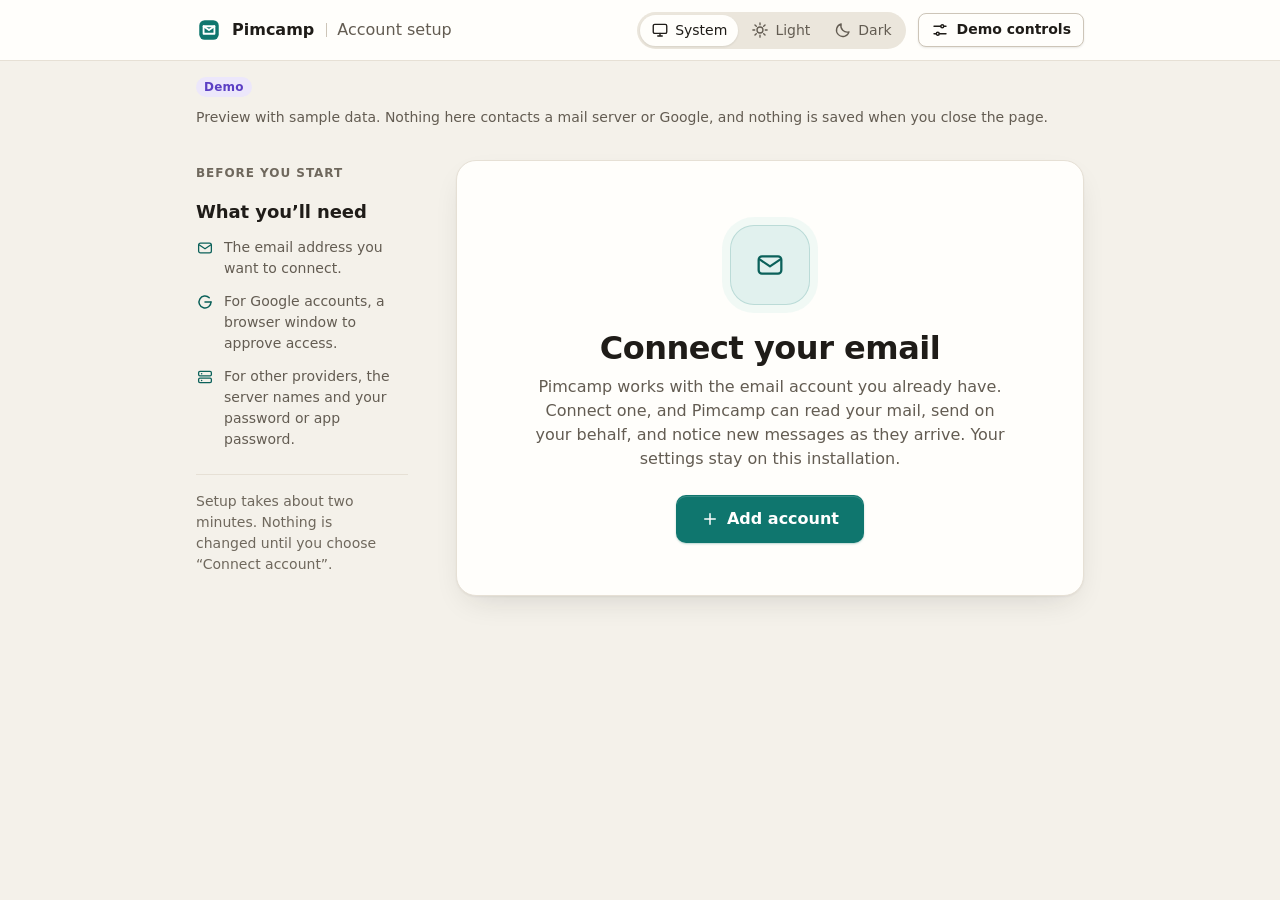
<file: ui/onboarding/index.html>
<!doctype html>
<html lang="en" data-theme="system">
<head>
  <meta charset="utf-8">
  <meta name="viewport" content="width=device-width, initial-scale=1">
  <meta name="color-scheme" content="light dark">
  <meta name="theme-color" media="(prefers-color-scheme: light)" content="#f4f1ea">
  <meta name="theme-color" media="(prefers-color-scheme: dark)" content="#151311">
  <meta name="description" content="Pimcamp account onboarding preview. Demo data only; no mail servers or Google services are contacted.">
  <title>Connect your email · Pimcamp (preview)</title>
  <link rel="stylesheet" href="styles.css">
  <script src="app.js" defer></script>
</head>
<body>
  <a class="skip-link" href="#main">Skip to content</a>

  <!-- Icon sprite. Every icon is used next to visible text; none carries meaning alone. -->
  <svg class="icon-sprite" width="0" height="0" aria-hidden="true" xmlns="http://www.w3.org/2000/svg">
    <symbol id="i-mark" viewBox="0 0 24 24"><rect x="3" y="3" width="18" height="18" rx="5" fill="currentColor"/><path class="brand__envelope" d="M7 8.5h10v7H7z" fill="none" stroke-width="1.7" stroke-linejoin="round"/><path class="brand__envelope" d="m7 8.5 5 3.6 5-3.6" fill="none" stroke-width="1.7" stroke-linecap="round" stroke-linejoin="round"/></symbol>
    <symbol id="i-mail" viewBox="0 0 24 24"><rect x="3.5" y="5.5" width="17" height="13" rx="2.5" fill="none" stroke="currentColor" stroke-width="1.7"/><path d="m4.5 8 7.5 5 7.5-5" fill="none" stroke="currentColor" stroke-width="1.7" stroke-linecap="round" stroke-linejoin="round"/></symbol>
    <symbol id="i-google" viewBox="0 0 24 24"><path d="M20 12a8 8 0 1 1-2.35-5.65" fill="none" stroke="currentColor" stroke-width="2" stroke-linecap="round"/><path d="M12 12h8" fill="none" stroke="currentColor" stroke-width="2" stroke-linecap="round"/></symbol>
    <symbol id="i-server" viewBox="0 0 24 24"><rect x="3.5" y="4.5" width="17" height="6" rx="1.8" fill="none" stroke="currentColor" stroke-width="1.7"/><rect x="3.5" y="13.5" width="17" height="6" rx="1.8" fill="none" stroke="currentColor" stroke-width="1.7"/><circle cx="7.5" cy="7.5" r="1" fill="currentColor"/><circle cx="7.5" cy="16.5" r="1" fill="currentColor"/></symbol>
    <symbol id="i-check" viewBox="0 0 24 24"><path d="m5 12.5 4.5 4.5L19 7.5" fill="none" stroke="currentColor" stroke-width="2.2" stroke-linecap="round" stroke-linejoin="round"/></symbol>
    <symbol id="i-x" viewBox="0 0 24 24"><path d="m6 6 12 12M18 6 6 18" fill="none" stroke="currentColor" stroke-width="2.2" stroke-linecap="round"/></symbol>
    <symbol id="i-minus" viewBox="0 0 24 24"><path d="M6 12h12" fill="none" stroke="currentColor" stroke-width="2.2" stroke-linecap="round"/></symbol>
    <symbol id="i-dot" viewBox="0 0 24 24"><circle cx="12" cy="12" r="3" fill="currentColor"/></symbol>
    <symbol id="i-alert" viewBox="0 0 24 24"><path d="M12 4 2.8 19.5h18.4z" fill="none" stroke="currentColor" stroke-width="1.7" stroke-linejoin="round"/><path d="M12 9.5v4.5" stroke="currentColor" stroke-width="1.9" stroke-linecap="round"/><circle cx="12" cy="16.8" r="1" fill="currentColor"/></symbol>
    <symbol id="i-info" viewBox="0 0 24 24"><circle cx="12" cy="12" r="8.5" fill="none" stroke="currentColor" stroke-width="1.7"/><path d="M12 11v5" stroke="currentColor" stroke-width="1.9" stroke-linecap="round"/><circle cx="12" cy="8" r="1" fill="currentColor"/></symbol>
    <symbol id="i-shield" viewBox="0 0 24 24"><path d="M12 3.5 5 6v5.5c0 4 3 7.5 7 9 4-1.5 7-5 7-9V6z" fill="none" stroke="currentColor" stroke-width="1.7" stroke-linejoin="round"/><path d="m9.2 12 2 2 3.8-4" fill="none" stroke="currentColor" stroke-width="1.8" stroke-linecap="round" stroke-linejoin="round"/></symbol>
    <symbol id="i-arrow-left" viewBox="0 0 24 24"><path d="M19 12H5m6-6-6 6 6 6" fill="none" stroke="currentColor" stroke-width="2" stroke-linecap="round" stroke-linejoin="round"/></symbol>
    <symbol id="i-arrow-right" viewBox="0 0 24 24"><path d="M5 12h14m-6-6 6 6-6 6" fill="none" stroke="currentColor" stroke-width="2" stroke-linecap="round" stroke-linejoin="round"/></symbol>
    <symbol id="i-eye" viewBox="0 0 24 24"><path d="M2.5 12S6 5.5 12 5.5 21.5 12 21.5 12 18 18.5 12 18.5 2.5 12 2.5 12z" fill="none" stroke="currentColor" stroke-width="1.7"/><circle cx="12" cy="12" r="3" fill="none" stroke="currentColor" stroke-width="1.7"/></symbol>
    <symbol id="i-eye-off" viewBox="0 0 24 24"><path d="M3 3l18 18M10 6a9.8 9.8 0 0 1 2-.5c6 0 9.5 6.5 9.5 6.5a17 17 0 0 1-3.2 3.9M6.6 6.6C3.9 8.5 2.5 12 2.5 12S6 18.5 12 18.5c1.6 0 3-.4 4.2-1" fill="none" stroke="currentColor" stroke-width="1.7" stroke-linecap="round"/><path d="M9.9 9.9a3 3 0 0 0 4.2 4.2" fill="none" stroke="currentColor" stroke-width="1.7" stroke-linecap="round"/></symbol>
    <symbol id="i-refresh" viewBox="0 0 24 24"><path d="M20 12a8 8 0 1 1-2.3-5.6M20 4v5h-5" fill="none" stroke="currentColor" stroke-width="2" stroke-linecap="round" stroke-linejoin="round"/></symbol>
    <symbol id="i-external" viewBox="0 0 24 24"><path d="M14 4h6v6M20 4l-9 9M18 13v5a2 2 0 0 1-2 2H6a2 2 0 0 1-2-2V8a2 2 0 0 1 2-2h5" fill="none" stroke="currentColor" stroke-width="1.8" stroke-linecap="round" stroke-linejoin="round"/></symbol>
    <symbol id="i-plus" viewBox="0 0 24 24"><path d="M12 5v14M5 12h14" fill="none" stroke="currentColor" stroke-width="2" stroke-linecap="round"/></symbol>
    <symbol id="i-sun" viewBox="0 0 24 24"><circle cx="12" cy="12" r="4" fill="none" stroke="currentColor" stroke-width="1.8"/><path d="M12 2.5v2.5M12 19v2.5M2.5 12H5m14 0h2.5M5.3 5.3l1.8 1.8m9.8 9.8 1.8 1.8M5.3 18.7l1.8-1.8m9.8-9.8 1.8-1.8" stroke="currentColor" stroke-width="1.8" stroke-linecap="round"/></symbol>
    <symbol id="i-moon" viewBox="0 0 24 24"><path d="M20 14.5A8.5 8.5 0 0 1 9.5 4a8.5 8.5 0 1 0 10.5 10.5z" fill="none" stroke="currentColor" stroke-width="1.8" stroke-linejoin="round"/></symbol>
    <symbol id="i-monitor" viewBox="0 0 24 24"><rect x="3" y="4.5" width="18" height="12" rx="2" fill="none" stroke="currentColor" stroke-width="1.8"/><path d="M9 20h6M12 16.5V20" stroke="currentColor" stroke-width="1.8" stroke-linecap="round"/></symbol>
    <symbol id="i-sliders" viewBox="0 0 24 24"><path d="M4 7h9m4 0h3M4 17h3m4 0h9" stroke="currentColor" stroke-width="1.8" stroke-linecap="round"/><circle cx="15" cy="7" r="2" fill="none" stroke="currentColor" stroke-width="1.8"/><circle cx="9" cy="17" r="2" fill="none" stroke="currentColor" stroke-width="1.8"/></symbol>
    <symbol id="i-lock" viewBox="0 0 24 24"><rect x="5" y="10.5" width="14" height="10" rx="2" fill="none" stroke="currentColor" stroke-width="1.8"/><path d="M8 10.5V8a4 4 0 0 1 8 0v2.5" fill="none" stroke="currentColor" stroke-width="1.8"/></symbol>
    <symbol id="i-file" viewBox="0 0 24 24"><path d="M7 3.5h6.5L18.5 8.5V19a1.5 1.5 0 0 1-1.5 1.5H7A1.5 1.5 0 0 1 5.5 19V5A1.5 1.5 0 0 1 7 3.5z" fill="none" stroke="currentColor" stroke-width="1.7" stroke-linejoin="round"/><path d="M13.5 3.5v5h5" fill="none" stroke="currentColor" stroke-width="1.7" stroke-linejoin="round"/><path d="M8.5 13h7M8.5 16.5h7" stroke="currentColor" stroke-width="1.7" stroke-linecap="round"/></symbol>
    <symbol id="i-cloud" viewBox="0 0 24 24"><path d="M7 18.5a4 4 0 0 1-.6-7.95A5.5 5.5 0 0 1 17.2 9.6 4.5 4.5 0 0 1 17 18.5z" fill="none" stroke="currentColor" stroke-width="1.7" stroke-linejoin="round"/></symbol>
    <symbol id="i-id" viewBox="0 0 24 24"><rect x="3" y="5.5" width="18" height="13" rx="2.5" fill="none" stroke="currentColor" stroke-width="1.7"/><circle cx="8.5" cy="11" r="2" fill="none" stroke="currentColor" stroke-width="1.6"/><path d="M5.8 15.5c.6-1.4 1.6-2 2.7-2s2.1.6 2.7 2M14 10h4M14 13.5h3" stroke="currentColor" stroke-width="1.6" stroke-linecap="round"/></symbol>
  </svg>

  <header class="topbar">
    <div class="topbar__inner">
      <a class="brand" href="#accounts" data-action="go-accounts">
        <svg class="icon icon--lg brand__mark" aria-hidden="true"><use href="#i-mark"/></svg>
        <span class="brand__name">Pimcamp</span>
        <span class="brand__sub">Account setup</span>
      </a>
      <div class="topbar__tools">
        <fieldset class="segmented" id="theme-picker">
          <legend class="visually-hidden">Theme</legend>
          <label class="segmented__item"><input type="radio" name="theme" value="system"><svg class="icon" aria-hidden="true"><use href="#i-monitor"/></svg><span>System</span></label>
          <label class="segmented__item"><input type="radio" name="theme" value="light"><svg class="icon" aria-hidden="true"><use href="#i-sun"/></svg><span>Light</span></label>
          <label class="segmented__item"><input type="radio" name="theme" value="dark"><svg class="icon" aria-hidden="true"><use href="#i-moon"/></svg><span>Dark</span></label>
        </fieldset>
        <button type="button" class="btn btn--secondary btn--small" data-action="toggle-demo" aria-expanded="false" aria-controls="demo-panel">
          <svg class="icon" aria-hidden="true"><use href="#i-sliders"/></svg>Demo controls
        </button>
      </div>
    </div>
  </header>

  <p class="demo-banner" role="note">
    <span class="tag tag--demo">Demo</span>
    <span>Preview with sample data. Nothing here contacts a mail server or Google, and nothing is saved when you close the page.</span>
  </p>

  <main id="main" class="shell">
    <aside class="rail" id="rail" aria-label="Setup progress"></aside>
    <section class="stage" id="stage"></section>
  </main>

  <!-- Screen-reader announcements. Status for progress, alert for failures. -->
  <div id="live-status" class="visually-hidden" aria-live="polite" aria-atomic="true"></div>
  <div id="live-alert" class="visually-hidden" role="alert" aria-atomic="true"></div>

  <!-- Demo controls: fixtures and simulated outcomes. Never part of the product UI. -->
  <aside id="demo-panel" class="demo-panel" hidden aria-labelledby="demo-title">
    <div class="demo-panel__head">
      <h2 id="demo-title" class="demo-panel__title"><span class="tag tag--demo">Demo</span> Fixtures and outcomes</h2>
      <button type="button" class="btn btn--ghost btn--icon" data-action="toggle-demo" aria-label="Close demo controls"><svg class="icon" aria-hidden="true"><use href="#i-x"/></svg></button>
    </div>
    <p class="demo-panel__note">These controls decide what the simulated service returns. They stand in for real results and are labeled as demo data everywhere they appear.</p>

    <div class="demo-group">
      <label class="field__label" for="demo-gallery">Jump to a state</label>
      <select id="demo-gallery" data-demo="gallery">
        <option value="">Choose a screen or state…</option>
        <optgroup label="Accounts">
          <option value="accounts-empty">Accounts · empty</option>
          <option value="accounts-list">Accounts · connected and needs-reconnect</option>
          <option value="accounts-details">Accounts · details expanded</option>
        </optgroup>
        <optgroup label="Setup">
          <option value="choose">Choose connection</option>
          <option value="details">Account details</option>
          <option value="details-errors">Account details · errors</option>
          <option value="storage-create">Password vault · create a new vault</option>
          <option value="storage-unlock">Password vault · unlock the existing vault</option>
          <option value="storage-unlock-rejected">Password vault · password not accepted</option>
          <option value="storage-unavailable">Password vault · service not responding</option>
          <option value="storage-unmanaged">Password vault · locked, out of this page’s reach</option>
          <option value="imap">IMAP &amp; SMTP</option>
          <option value="imap-errors">IMAP &amp; SMTP · errors</option>
          <option value="imap-separate">IMAP &amp; SMTP · separate outgoing login</option>
        </optgroup>
        <optgroup label="Google">
          <option value="google-ready">Google · ready</option>
          <option value="google-progress">Google · consent in progress</option>
          <option value="google-cancelled">Google · cancelled</option>
          <option value="google-expired">Google · expired</option>
          <option value="google-missing">Google · no OAuth client configured</option>
          <option value="google-failed">Google · could not finish</option>
          <option value="google-denied">Google · access denied</option>
          <option value="google-authorized">Google · authorized, matching account</option>
          <option value="google-mismatch">Google · authorized, different account</option>
        </optgroup>
        <optgroup label="Google sign-in setup (one-time registration)">
          <option value="google-setup-intro">Setup · introduction</option>
          <option value="google-setup-storage-missing">Setup · Google sign-in helper missing</option>
          <option value="google-setup-unavailable">Setup · status check failed</option>
          <option value="google-setup-project">Setup · Google Cloud project</option>
          <option value="google-setup-platform">Setup · app and Desktop client</option>
          <option value="google-setup-import">Setup · client file</option>
          <option value="google-setup-import-invalid">Setup · client file rejected</option>
          <option value="google-setup-saving">Setup · saving</option>
          <option value="google-setup-save-failed">Setup · save could not be confirmed</option>
          <option value="google-setup-saved">Setup · saved</option>
        </optgroup>
        <optgroup label="Review and connect">
          <option value="review-imap">Review · IMAP</option>
          <option value="review-google-remote">Review · Google on a remote installation</option>
          <option value="connect-checking">Connect · checking</option>
          <option value="connect-incoming-failed">Connect · incoming sign-in failed</option>
          <option value="connect-storage-failed">Connect · password vault refused the password</option>
          <option value="connect-save-failed">Connect · save failed</option>
          <option value="connect-saved">Connect · saved</option>
          <option value="connect-cancelled">Connect · cancelled</option>
        </optgroup>
        <optgroup label="Done">
          <option value="done">Account connected</option>
          <option value="done-google">Account connected · Google</option>
          <option value="done-remote">Account connected · remote installation</option>
        </optgroup>
      </select>
    </div>

    <fieldset class="demo-group">
      <legend>Accounts fixture</legend>
      <label class="field__label" for="demo-accounts">Existing accounts</label>
      <select id="demo-accounts" data-demo="accountsScenario">
        <option value="empty">None (empty state)</option>
        <option value="connected">One connected account</option>
        <option value="reconnect">One account needing reconnect</option>
        <option value="both">Both</option>
      </select>
    </fieldset>

    <fieldset class="demo-group">
      <legend>Installation</legend>
      <label class="field__label" for="demo-host">Installation host <span class="field__hint">Leave empty for “this computer”</span></label>
      <input id="demo-host" type="text" data-demo="installation.host" placeholder="e.g. demo-host.example" autocomplete="off" spellcheck="false">
      <label class="check"><input type="checkbox" data-demo="installation.remote"><span>Remote installation (show host on review)</span></label>
      <label class="check"><input type="checkbox" data-demo="oauthClientConfigured"><span>Google OAuth client is configured</span></label>
      <label class="check"><input type="checkbox" data-demo="googleHelperAvailable"><span>Google sign-in helper is installed</span></label>
      <label class="field__label" for="demo-storage">Encrypted password vault on the host</label>
      <select id="demo-storage" data-demo="storage">
        <option value="ready">Unlocked and working</option>
        <option value="missing">Not created yet</option>
        <option value="locked">Exists but locked (“wrong” is rejected)</option>
        <option value="unavailable">Vault service not responding</option>
        <option value="unmanaged">Locked, and this page can’t reach the vault service</option>
      </select>
      <label class="field__label" for="demo-google-setup">Saving the Google registration returns</label>
      <select id="demo-google-setup" data-demo="googleSetupOutcome">
        <option value="saved">Saved (client ID returned)</option>
        <option value="rejected">Rejected (not a usable Desktop app client)</option>
        <option value="save-failed">Fails (protected storage refused the save)</option>
        <option value="unconfirmed">Never answers (save cannot be confirmed)</option>
      </select>
    </fieldset>

    <fieldset class="demo-group">
      <legend>Simulated outcomes</legend>
      <label class="field__label" for="demo-google">Google authorization returns</label>
      <select id="demo-google" data-demo="googleOutcome">
        <option value="authorized">Authorized, same address as entered</option>
        <option value="authorized-different">Authorized, a different address</option>
        <option value="cancelled">Cancelled at Google</option>
        <option value="expired">Expired before completion</option>
        <option value="denied-policy">Denied (access_denied or organization policy)</option>
        <option value="failed">Fails (no callback could be verified)</option>
      </select>
      <label class="field__label" for="demo-incoming">Incoming sign-in</label>
      <select id="demo-incoming" data-demo="outcomes.incoming"><option value="pass">Passes</option><option value="fail">Fails (rejected credentials)</option><option value="unreachable">Fails (server unreachable)</option><option value="storage">Fails (password vault refused the password)</option></select>
      <label class="field__label" for="demo-outgoing">Outgoing sign-in</label>
      <select id="demo-outgoing" data-demo="outcomes.outgoing"><option value="pass">Passes</option><option value="fail">Fails (rejected credentials)</option></select>
      <label class="field__label" for="demo-save">Saving configuration</label>
      <select id="demo-save" data-demo="outcomes.save"><option value="pass">Passes</option><option value="fail">Fails</option><option value="expired">Fails (setup attempt expired)</option></select>
      <label class="field__label" for="demo-latency">Simulated delay <span class="field__hint">milliseconds per operation</span></label>
      <input id="demo-latency" type="text" inputmode="numeric" data-demo="latency">
    </fieldset>

    <div class="demo-panel__foot">
      <button type="button" class="btn btn--secondary btn--small" data-action="demo-reset">Reset demo</button>
    </div>
  </aside>

  <!-- ===================== Templates ===================== -->

  <template id="tpl-rail-steps">
    <div class="rail__inner">
      <p class="rail__eyebrow" data-slot="eyebrow">Add account</p>
      <ol class="steps" data-slot="steps"></ol>
      <p class="rail__account" data-slot="account" hidden></p>
    </div>
  </template>

  <template id="tpl-rail-intro">
    <div class="rail__inner">
      <p class="rail__eyebrow">Before you start</p>
      <h2 class="rail__heading">What you’ll need</h2>
      <ul class="rail__list">
        <li><svg class="icon" aria-hidden="true"><use href="#i-mail"/></svg><span>The email address you want to connect.</span></li>
        <li><svg class="icon" aria-hidden="true"><use href="#i-google"/></svg><span>For Google accounts, a browser window to approve access.</span></li>
        <li><svg class="icon" aria-hidden="true"><use href="#i-server"/></svg><span>For other providers, the server names and your password or app password.</span></li>
      </ul>
      <p class="rail__foot">Setup takes about two minutes. Nothing is changed until you choose “Connect account”.</p>
    </div>
  </template>

  <template id="tpl-accounts">
    <div class="screen" data-screen="accounts">
      <div class="empty" data-slot="empty">
        <div class="empty__art" aria-hidden="true"><svg class="icon icon--xl"><use href="#i-mail"/></svg></div>
        <h1 class="screen__title" tabindex="-1">Connect your email</h1>
        <p class="lede">Pimcamp works with the email account you already have. Connect one, and Pimcamp can read your mail, send on your behalf, and notice new messages as they arrive. Your settings stay on this installation.</p>
        <div class="actions actions--center">
          <button type="button" class="btn btn--primary btn--large" data-action="add-account"><svg class="icon" aria-hidden="true"><use href="#i-plus"/></svg>Add account</button>
        </div>
      </div>
      <div data-slot="list" hidden>
        <header class="screen__header">
          <div>
            <h1 class="screen__title" tabindex="-1">Accounts</h1>
            <p class="screen__lede">Each account is checked and reconnected on its own. Adding an account never replaces one that already exists.</p>
          </div>
          <button type="button" class="btn btn--primary" data-action="add-account"><svg class="icon" aria-hidden="true"><use href="#i-plus"/></svg>Add account</button>
        </header>
        <ul class="account-list" data-slot="accounts"></ul>
      </div>
    </div>
  </template>

  <template id="tpl-account-row">
    <li class="account">
      <div class="account__avatar" aria-hidden="true" data-slot="initial"></div>
      <div class="account__body">
        <p class="account__address"><span data-slot="address"></span> <span class="tag" data-slot="tag" hidden></span></p>
        <p class="account__meta"><span data-slot="name"></span><span class="status" data-slot="status"></span></p>
        <p class="account__note" data-slot="note" hidden></p>
      </div>
      <div class="account__actions">
        <button type="button" class="btn btn--secondary btn--small" data-action="check-account"><svg class="icon" aria-hidden="true"><use href="#i-refresh"/></svg>Check connection</button>
        <button type="button" class="btn btn--ghost btn--small" data-action="reconnect-account">Reconnect</button>
      </div>
      <details class="disclosure disclosure--help account__details" data-slot="details">
        <summary><span>Details</span><span class="visually-hidden" data-slot="details-for"></span></summary>
        <div class="disclosure__body">
          <dl class="summary summary--compact" data-slot="detail-list"></dl>
        </div>
      </details>
    </li>
  </template>

  <template id="tpl-choose">
    <div class="screen" data-screen="choose">
      <h1 class="screen__title" tabindex="-1">How do you sign in to this account?</h1>
      <p class="screen__lede">Pick the option that matches your provider. You can change this later.</p>
      <div class="choices" role="group" aria-label="Connection type">
        <button type="button" class="choice" data-action="choose-method" data-method="google">
          <span class="choice__icon"><svg class="icon icon--lg" aria-hidden="true"><use href="#i-google"/></svg></span>
          <span class="choice__body">
            <span class="choice__title">Google / Gmail</span>
            <span class="choice__desc">For @gmail.com addresses and Google Workspace accounts, including custom domains hosted on Google. You approve access on Google’s site.</span>
          </span>
          <svg class="icon choice__arrow" aria-hidden="true"><use href="#i-arrow-right"/></svg>
        </button>
        <button type="button" class="choice" data-action="choose-method" data-method="imap">
          <span class="choice__icon"><svg class="icon icon--lg" aria-hidden="true"><use href="#i-server"/></svg></span>
          <span class="choice__body">
            <span class="choice__title">IMAP &amp; SMTP</span>
            <span class="choice__desc">For most other providers and self-hosted mail. You enter server details and a password. Namecheap Private Email is available as a preset.</span>
          </span>
          <svg class="icon choice__arrow" aria-hidden="true"><use href="#i-arrow-right"/></svg>
        </button>
      </div>
      <p class="help"><svg class="icon" aria-hidden="true"><use href="#i-info"/></svg><span>Not sure? If you sign in to your mail through a Google page, choose Google. Otherwise choose IMAP &amp; SMTP.</span></p>
      <div class="actions">
        <button type="button" class="btn btn--ghost" data-action="back"><svg class="icon" aria-hidden="true"><use href="#i-arrow-left"/></svg>Back</button>
      </div>
    </div>
  </template>

  <template id="tpl-details">
    <form class="screen" data-screen="details" novalidate>
      <h1 class="screen__title" tabindex="-1">Account details</h1>
      <p class="screen__lede">Enter the account you want to connect. Pimcamp doesn’t guess it from this computer or from who is signed in.</p>
      <div class="field">
        <label class="field__label" for="f-email">Email address</label>
        <p class="field__hint" id="f-email-hint">The address people send mail to, for example alex@example.com.</p>
        <input id="f-email" name="email" type="email" autocomplete="email" autocapitalize="off" spellcheck="false" inputmode="email" aria-describedby="f-email-hint" required>
        <p class="field__error" id="f-email-error" hidden></p>
      </div>
      <div class="field">
        <label class="field__label" for="f-name">Account name <span class="field__optional">optional</span></label>
        <p class="field__hint" id="f-name-hint">Only used to label this account in Pimcamp. Anything goes, including @ and dots.</p>
        <input id="f-name" name="name" type="text" autocomplete="off" maxlength="80" aria-describedby="f-name-hint">
        <p class="field__error" id="f-name-error" hidden></p>
      </div>
      <div class="actions">
        <button type="button" class="btn btn--ghost" data-action="back"><svg class="icon" aria-hidden="true"><use href="#i-arrow-left"/></svg>Back</button>
        <button type="submit" class="btn btn--primary">Continue</button>
      </div>
    </form>
  </template>

  <!-- Encrypted password vault prerequisite. Shown after Account details and before any email password or Google sign-in is requested. -->
  <template id="tpl-storage">
    <form class="screen" data-screen="storage" novalidate>
      <h1 class="screen__title" tabindex="-1" data-slot="title">Encrypted password vault</h1>
      <p class="screen__lede" data-slot="lede"></p>
      <p class="notice notice--demo" data-slot="demo-notice" hidden><span class="tag tag--demo">Demo</span><span>This vault check is simulated. Nothing is created, unlocked or saved.</span></p>
      <div class="notice notice--danger" data-slot="notice" role="status" hidden></div>
      <p>Pimcamp needs a safe place on <span data-slot="vault-host">the mail host</span> to keep your email passwords and sign-in tokens. Linux calls this encrypted password vault a “keyring.” It lets Pimcamp access your account without asking for the email password every time. The vault password unlocks that storage; it is not a password requested by your email provider. While unlocked, programs running as your OS user may be able to access its stored credentials.</p>
      <div class="group" data-slot="create" hidden>
        <p>Choose a new, strong vault password and confirm it. It does not need to match your email or computer login password. Save it in your password manager with the mail host’s name. You may need it after a restart; without it, stored credentials may be inaccessible and the email account may need reconnecting.</p>
        <div class="field">
          <label class="field__label" for="f-vault-new">New vault password</label>
          <div class="field__row field__row--password">
            <input id="f-vault-new" name="f-vault-new" type="password" autocomplete="new-password" autocapitalize="off" spellcheck="false" required>
            <button type="button" class="btn btn--ghost btn--icon" data-action="toggle-password" data-target="f-vault-new" aria-pressed="false" aria-label="Show new vault password"><svg class="icon" aria-hidden="true"><use href="#i-eye"/></svg></button>
          </div>
          <p class="field__error" id="f-vault-new-error" hidden></p>
        </div>
        <div class="field">
          <label class="field__label" for="f-vault-confirm">Confirm vault password</label>
          <div class="field__row field__row--password">
            <input id="f-vault-confirm" name="f-vault-confirm" type="password" autocomplete="new-password" autocapitalize="off" spellcheck="false" required>
            <button type="button" class="btn btn--ghost btn--icon" data-action="toggle-password" data-target="f-vault-confirm" aria-pressed="false" aria-label="Show confirm vault password"><svg class="icon" aria-hidden="true"><use href="#i-eye"/></svg></button>
          </div>
          <p class="field__error" id="f-vault-confirm-error" hidden></p>
        </div>
      </div>
      <div class="group" data-slot="unlock" hidden>
        <p>Enter the existing vault password you chose earlier. This unlocks the same vault; it does not create a new one or change your email password.</p>
        <div class="field">
          <label class="field__label" for="f-vault-pass">Vault password</label>
          <div class="field__row field__row--password">
            <input id="f-vault-pass" name="f-vault-pass" type="password" autocomplete="current-password" autocapitalize="off" spellcheck="false" required>
            <button type="button" class="btn btn--ghost btn--icon" data-action="toggle-password" data-target="f-vault-pass" aria-pressed="false" aria-label="Show vault password"><svg class="icon" aria-hidden="true"><use href="#i-eye"/></svg></button>
          </div>
          <p class="field__error" id="f-vault-pass-error" hidden></p>
        </div>
      </div>
      <div class="group" data-slot="wait" hidden>
        <p data-slot="wait-text"></p>
      </div>
      <div class="actions" data-slot="actions"></div>
    </form>
  </template>

  <template id="tpl-imap">
    <form class="screen" data-screen="imap" novalidate>
      <h1 class="screen__title" tabindex="-1">Mail server settings</h1>
      <p class="screen__lede">Your provider’s help pages usually list these under “IMAP settings”. Presets only fill in values; everything stays editable.</p>

      <div class="field field--preset">
        <label class="field__label" for="f-preset">Start from a preset <span class="field__optional">optional</span></label>
        <div class="field__row">
          <select id="f-preset" name="preset">
            <option value="">Choose a preset…</option>
            <option value="domain">Guess from my address (imap.&lt;domain&gt; / smtp.&lt;domain&gt;)</option>
            <option value="namecheap">Namecheap Private Email</option>
          </select>
          <button type="button" class="btn btn--secondary" data-action="apply-preset">Fill in</button>
        </div>
        <p class="field__hint" id="f-preset-note" data-slot="preset-note" hidden></p>
      </div>

      <fieldset class="group">
        <legend class="group__legend"><span class="group__icon"><svg class="icon" aria-hidden="true"><use href="#i-mail"/></svg></span>Incoming mail (IMAP)</legend>
        <p class="group__desc">Where Pimcamp reads your mail.</p>
        <div class="field">
          <label class="field__label" for="f-in-host">Incoming server</label>
          <p class="field__hint" id="f-in-host-hint">For example imap.example.com.</p>
          <input id="f-in-host" name="in-host" type="text" autocomplete="off" autocapitalize="off" spellcheck="false" aria-describedby="f-in-host-hint">
          <p class="field__error" id="f-in-host-error" hidden></p>
        </div>
        <div class="field-grid">
          <div class="field">
            <label class="field__label" for="f-in-port">Port</label>
            <input id="f-in-port" name="in-port" type="text" inputmode="numeric" autocomplete="off" size="6">
            <p class="field__error" id="f-in-port-error" hidden></p>
          </div>
          <div class="field">
            <label class="field__label" for="f-in-security">Connection security</label>
            <select id="f-in-security" name="in-security">
              <option value="tls">TLS (usually port 993)</option>
              <option value="starttls">STARTTLS (usually port 143)</option>
            </select>
          </div>
        </div>
        <div class="field">
          <label class="field__label" for="f-in-user">Username</label>
          <p class="field__hint" id="f-in-user-hint">Often your full email address. Edit it if your provider uses something else.</p>
          <input id="f-in-user" name="in-username" type="text" autocomplete="username" autocapitalize="off" spellcheck="false" aria-describedby="f-in-user-hint">
          <p class="field__error" id="f-in-user-error" hidden></p>
        </div>
        <div class="field">
          <label class="field__label" for="f-in-pass">Password</label>
          <div class="field__row field__row--password">
            <input id="f-in-pass" name="in-password" type="password" autocomplete="current-password" aria-describedby="f-in-pass-hint">
            <button type="button" class="btn btn--ghost btn--icon" data-action="toggle-password" data-target="f-in-pass" aria-pressed="false" aria-label="Show password"><svg class="icon" aria-hidden="true"><use href="#i-eye"/></svg></button>
          </div>
          <p class="field__hint" id="f-in-pass-hint">If your account uses two-step verification, your provider may require an app password created in its security settings instead of your normal password.</p>
          <p class="field__error" id="f-in-pass-error" hidden></p>
        </div>
      </fieldset>

      <fieldset class="group">
        <legend class="group__legend"><span class="group__icon"><svg class="icon" aria-hidden="true"><use href="#i-arrow-right"/></svg></span>Outgoing mail (SMTP)</legend>
        <p class="group__desc">Where Pimcamp sends from. It only sends when you ask it to.</p>
        <div class="field">
          <label class="field__label" for="f-out-host">Outgoing server</label>
          <p class="field__hint" id="f-out-host-hint">For example smtp.example.com.</p>
          <input id="f-out-host" name="out-host" type="text" autocomplete="off" autocapitalize="off" spellcheck="false" aria-describedby="f-out-host-hint">
          <p class="field__error" id="f-out-host-error" hidden></p>
        </div>
        <div class="field-grid">
          <div class="field">
            <label class="field__label" for="f-out-port">Port</label>
            <input id="f-out-port" name="out-port" type="text" inputmode="numeric" autocomplete="off" size="6">
            <p class="field__error" id="f-out-port-error" hidden></p>
          </div>
          <div class="field">
            <label class="field__label" for="f-out-security">Connection security</label>
            <select id="f-out-security" name="out-security">
              <option value="tls">TLS (usually port 465)</option>
              <option value="starttls">STARTTLS (usually port 587)</option>
            </select>
          </div>
        </div>
        <label class="check"><input id="f-same-login" name="same-login" type="checkbox" checked><span>Use the same login for outgoing mail</span></label>
        <div class="subgroup" data-slot="outgoing-login" hidden>
          <div class="field">
            <label class="field__label" for="f-out-user">Outgoing username</label>
            <input id="f-out-user" name="out-username" type="text" autocomplete="username" autocapitalize="off" spellcheck="false">
            <p class="field__error" id="f-out-user-error" hidden></p>
          </div>
          <div class="field">
            <label class="field__label" for="f-out-pass">Outgoing password</label>
            <div class="field__row field__row--password">
              <input id="f-out-pass" name="out-password" type="password" autocomplete="current-password">
              <button type="button" class="btn btn--ghost btn--icon" data-action="toggle-password" data-target="f-out-pass" aria-pressed="false" aria-label="Show outgoing password"><svg class="icon" aria-hidden="true"><use href="#i-eye"/></svg></button>
            </div>
            <p class="field__error" id="f-out-pass-error" hidden></p>
          </div>
        </div>
      </fieldset>

      <div class="actions">
        <button type="button" class="btn btn--ghost" data-action="back"><svg class="icon" aria-hidden="true"><use href="#i-arrow-left"/></svg>Back</button>
        <button type="submit" class="btn btn--primary">Continue</button>
      </div>
    </form>
  </template>

  <template id="tpl-google">
    <div class="screen" data-screen="google">
      <h1 class="screen__title" tabindex="-1">Sign in with Google</h1>
      <p class="screen__lede">You approve access on Google’s site, in your browser. Pimcamp never sees or stores your Google password; it keeps only the permission Google grants, and renews it automatically.</p>

      <div class="panel" data-slot="state"></div>

      <!-- Recovery help. Always present; opened by the renderer when Google refused or never called back. -->
      <details class="disclosure disclosure--help" data-slot="help">
        <summary><svg class="icon" aria-hidden="true"><use href="#i-info"/></svg><span>Trouble with Google sign-in?</span></summary>
        <div class="disclosure__body">
          <div class="help-item">
            <p class="help-item__title">Google shows an error and this page doesn’t change</p>
            <p>When Google stops at an error, it never sends you back here, so this page keeps waiting. Close the Google window, choose Cancel here, fix the cause with the notes below, then choose Try again. Nothing is saved while you wait.</p>
          </div>
          <div class="help-item">
            <p class="help-item__title">“Pimcamp has not completed the Google verification process” or “Error 403: access_denied”</p>
            <p>This usually means the registration for this installation is in Testing at Google and <span data-slot="help-email"></span> isn’t on its Test users list. It doesn’t necessarily mean your organization blocked the app. Whoever registered this installation opens Audience in Google Cloud console, adds <span data-slot="help-email"></span> under Test users, saves, and checks that the address appears in Google’s list. Then choose Try again here. Pimcamp can’t check that setting for you.</p>
            <p class="guide__actions"><a class="btn btn--secondary btn--small" href="https://console.cloud.google.com/auth/audience" target="_blank" rel="noopener noreferrer">Open Audience<svg class="icon" aria-hidden="true"><use href="#i-external"/></svg><span class="visually-hidden"> (Google, new tab)</span></a></p>
          </div>
          <div class="help-item">
            <p class="help-item__title">“This app is blocked” or “Your admin hasn’t approved this app”</p>
            <p>A Google Workspace organization can restrict which apps may access mail. Ask its administrator to allow this app; Pimcamp can’t work around that. If the organization permits app passwords, IMAP &amp; SMTP is an alternative.</p>
          </div>
          <div class="help-item">
            <p class="help-item__title">Google says the app is only for its organization</p>
            <p>The registration was made with the Internal audience, which accepts only mailboxes inside that Workspace organization. A mailbox outside it needs a registration with the External audience.</p>
          </div>
          <div class="help-item">
            <p class="help-item__title">Google offers a different account</p>
            <p>Choose <span data-slot="help-email"></span> in Google’s account picker. If you approve a different account, Pimcamp shows which one Google authorized and asks you to choose; it never switches silently.</p>
          </div>
        </div>
      </details>

      <div class="actions">
        <button type="button" class="btn btn--ghost" data-action="back"><svg class="icon" aria-hidden="true"><use href="#i-arrow-left"/></svg>Back</button>
        <span class="actions__spacer"></span>
        <span data-slot="primary-actions" class="actions__group"></span>
      </div>
    </div>
  </template>

  <!-- One-time registration of this installation with Google. Separate from choosing a mailbox. -->
  <template id="tpl-google-setup">
    <div class="screen" data-screen="google-setup">
      <p class="screen__eyebrow" data-slot="eyebrow">Google sign-in setup</p>
      <h1 class="screen__title" tabindex="-1" data-slot="title"></h1>
      <p class="screen__lede" data-slot="lede"></p>
      <ol class="stepper" data-slot="stepper" aria-label="Setup parts" hidden></ol>
      <p class="notice notice--demo" data-slot="demo-notice" hidden><span class="tag tag--demo">Demo</span><span>This result is simulated. Nothing was sent anywhere or saved.</span></p>
      <div class="gsetup" data-slot="body"></div>
      <div class="actions" data-slot="actions"></div>
    </div>
  </template>

  <template id="tpl-gsetup-intro">
    <div class="gsetup__part">
      <div class="notice notice--warning notice--top" data-slot="storage" hidden>
        <svg class="icon" aria-hidden="true"><use href="#i-lock"/></svg>
        <div class="notice__body">
          <p class="notice__title">The Google sign-in helper is missing</p>
          <p>This installation needs Ortie 2.2.0 to handle Google sign-in and renew access. Ask the agent or installation owner to install it and reopen setup with its path. You can follow the Google registration steps now, but cannot save the client file until the helper is available. Password storage is checked separately when saving.</p>
          <div class="notice__actions"><button type="button" class="btn btn--secondary btn--small" data-action="recheck-storage"><svg class="icon" aria-hidden="true"><use href="#i-refresh"/></svg>Check again</button></div>
        </div>
      </div>
      <ol class="guide" aria-label="What you will do">
        <li class="guide__item">
          <span class="guide__marker" aria-hidden="true"><svg class="icon" aria-hidden="true"><use href="#i-cloud"/></svg></span>
          <div class="guide__body">
            <p class="guide__title">Create a Google Cloud project and turn on Gmail</p>
            <p class="guide__text">A project is the container Google uses for this registration. Turning on Gmail inside it lets the registration be used for mail.</p>
          </div>
        </li>
        <li class="guide__item">
          <span class="guide__marker" aria-hidden="true"><svg class="icon" aria-hidden="true"><use href="#i-id"/></svg></span>
          <div class="guide__body">
            <p class="guide__title">Describe the app and create a Desktop app client</p>
            <p class="guide__text">You name the registration, say who may use it, add the mailbox you’re connecting as a test user if Google puts the app in Testing, list the mail permission it asks for, and create a client. Google then offers a small file to download.</p>
          </div>
        </li>
        <li class="guide__item">
          <span class="guide__marker" aria-hidden="true"><svg class="icon" aria-hidden="true"><use href="#i-file"/></svg></span>
          <div class="guide__body">
            <p class="guide__title">Bring that file back here</p>
            <p class="guide__text">Pimcamp keeps the secret part in this installation’s protected storage and remembers only the public client ID. The file is never shown here.</p>
          </div>
        </li>
      </ol>
      <p class="help"><svg class="icon" aria-hidden="true"><use href="#i-info"/></svg><span>You’ll need a Google account that can sign in to Google Cloud console. It can be any account you control; it doesn’t have to be the mailbox you’re connecting. Everything happens on Google’s own pages, opened in a new tab. <span data-slot="keep"></span></span></p>
    </div>
  </template>

  <template id="tpl-gsetup-project">
    <div class="gsetup__part">
      <ol class="guide">
        <li class="guide__item">
          <span class="guide__marker" aria-hidden="true">1</span>
          <div class="guide__body">
            <p class="guide__title">Create a project, or pick one you already have</p>
            <p class="guide__text">Sign in to Google Cloud console and create a project. Give it a name you’ll recognize later, such as Pimcamp. The organization and location fields can stay as Google suggests. If you already have a project for this, select it instead.</p>
            <p class="guide__actions"><a class="btn btn--secondary btn--small" href="https://console.cloud.google.com/projectcreate" target="_blank" rel="noopener noreferrer">Open project creation<svg class="icon" aria-hidden="true"><use href="#i-external"/></svg><span class="visually-hidden"> (Google, new tab)</span></a></p>
          </div>
        </li>
        <li class="guide__item">
          <span class="guide__marker" aria-hidden="true">2</span>
          <div class="guide__body">
            <p class="guide__title">Turn on the Gmail API for that project</p>
            <p class="guide__text">With your project selected at the top of the page, open the Gmail API page and choose Enable. This tells Google the registration may be used for mail. It doesn’t give anyone access to a mailbox yet.</p>
            <p class="guide__actions"><a class="btn btn--secondary btn--small" href="https://console.cloud.google.com/apis/library/gmail.googleapis.com" target="_blank" rel="noopener noreferrer">Open the Gmail API page<svg class="icon" aria-hidden="true"><use href="#i-external"/></svg><span class="visually-hidden"> (Google, new tab)</span></a></p>
          </div>
        </li>
      </ol>
      <p class="help"><svg class="icon" aria-hidden="true"><use href="#i-info"/></svg><span>Nothing in this part connects a mailbox. Google asks for your consent for each mailbox later, back in Pimcamp. Choose Next once Gmail shows as enabled.</span></p>
    </div>
  </template>

  <template id="tpl-gsetup-platform">
    <div class="gsetup__part">
      <ol class="guide">
        <li class="guide__item">
          <span class="guide__marker" aria-hidden="true">1</span>
          <div class="guide__body">
            <p class="guide__title">Branding</p>
            <p class="guide__text">In the same project, open Google Auth Platform. If Google asks you to get started, follow its short form; otherwise open Branding. Name the app (for example Pimcamp) and give a support email address you control. This is what Google’s consent page will show you later.</p>
            <p class="guide__actions"><a class="btn btn--secondary btn--small" href="https://console.cloud.google.com/auth/branding" target="_blank" rel="noopener noreferrer">Open Branding<svg class="icon" aria-hidden="true"><use href="#i-external"/></svg><span class="visually-hidden"> (Google, new tab)</span></a></p>
          </div>
        </li>
        <li class="guide__item">
          <span class="guide__marker" aria-hidden="true">2</span>
          <div class="guide__body">
            <p class="guide__title">Audience</p>
            <p class="guide__text">Choose <strong>External</strong> for a personal @gmail.com address, or for any mailbox outside a Google Workspace organization you administer. Choose <strong>Internal</strong> only if you’re registering inside your own Workspace organization and every mailbox you’ll connect belongs to it.</p>
            <div class="notice notice--warning">
              <svg class="icon" aria-hidden="true"><use href="#i-alert"/></svg>
              <div class="notice__body">
                <p class="notice__title">External apps start in Testing</p>
                <p>While the app is in Testing, only listed test users can sign in (next step), and Google ends mail access after 7 days, so you will need to reconnect the account. Publishing the app for longer-lived access is Google’s own process; Pimcamp can’t shorten or skip it.</p>
                <p>If your organization restricts which apps may access mail, ask its administrator to allow this one rather than working around the policy.</p>
              </div>
            </div>
            <p class="guide__actions"><a class="btn btn--secondary btn--small" href="https://console.cloud.google.com/auth/audience" target="_blank" rel="noopener noreferrer">Open Audience<svg class="icon" aria-hidden="true"><use href="#i-external"/></svg><span class="visually-hidden"> (Google, new tab)</span></a></p>
          </div>
        </li>
        <li class="guide__item" data-slot="test-user-step">
          <span class="guide__marker" aria-hidden="true">3</span>
          <div class="guide__body">
            <p class="guide__title">Test users: add <span data-slot="test-user-email"></span></p>
            <p class="guide__text"><strong>If the audience is External and publishing status is Testing</strong>, Google refuses sign-in from an address that isn’t on the Test users list. On the Audience page, find <strong>Test users</strong>, choose <strong>Add users</strong>, and enter exactly the address you’re connecting. Published apps do not use this testing checklist:</p>
            <p class="guide__value"><code data-slot="test-user-email"></code></p>
            <p class="guide__text"><strong>Save</strong>, then check that the address appears in Google’s list before you leave the page; an entry that wasn’t saved silently disappears. Pimcamp can’t check this Google-side setting for you, so this step is the one to revisit if Google later says the app isn’t verified.</p>
            <p class="guide__text"><strong>If you chose Internal</strong>, there is no Test users list and there is nothing to add here.</p>
            <p class="guide__actions"><a class="btn btn--secondary btn--small" href="https://console.cloud.google.com/auth/audience" target="_blank" rel="noopener noreferrer">Open Audience<svg class="icon" aria-hidden="true"><use href="#i-external"/></svg><span class="visually-hidden"> (Google, new tab)</span></a></p>
          </div>
        </li>
        <li class="guide__item">
          <span class="guide__marker" aria-hidden="true">4</span>
          <div class="guide__body">
            <p class="guide__title">Data access</p>
            <p class="guide__text">Add the Gmail permission Pimcamp uses to read, send and watch mail. Choose Add or remove scopes and add <code>https://mail.google.com/</code>. Google describes it as reading, composing, sending and permanently deleting mail; Pimcamp only performs the mail actions you ask for.</p>
            <p class="guide__actions"><a class="btn btn--secondary btn--small" href="https://console.cloud.google.com/auth/scopes" target="_blank" rel="noopener noreferrer">Open Data access<svg class="icon" aria-hidden="true"><use href="#i-external"/></svg><span class="visually-hidden"> (Google, new tab)</span></a></p>
          </div>
        </li>
        <li class="guide__item">
          <span class="guide__marker" aria-hidden="true">5</span>
          <div class="guide__body">
            <p class="guide__title">Create a Desktop app client</p>
            <p class="guide__text">Open Clients and choose Create client. Set the application type to <strong>Desktop app</strong> and name it. When Google shows the new client, choose Download JSON and keep that file private; it’s what you bring back in the next part. A Desktop app client needs no redirect address.</p>
            <p class="guide__actions"><a class="btn btn--secondary btn--small" href="https://console.cloud.google.com/auth/clients" target="_blank" rel="noopener noreferrer">Open Clients<svg class="icon" aria-hidden="true"><use href="#i-external"/></svg><span class="visually-hidden"> (Google, new tab)</span></a></p>
          </div>
        </li>
      </ol>
      <p class="help"><svg class="icon" aria-hidden="true"><use href="#i-shield"/></svg><span>Never paste the file’s contents into chat, email or a shared document. In the next part you choose the file itself; its contents are sent only to this installation.</span></p>
    </div>
  </template>

  <template id="tpl-gsetup-import">
    <form class="gsetup__part" id="gsetup-import-form" novalidate>
      <div class="notice notice--warning notice--top" data-slot="storage" hidden>
        <svg class="icon" aria-hidden="true"><use href="#i-lock"/></svg>
        <div class="notice__body">
          <p class="notice__title">The Google sign-in helper is missing</p>
          <p>Ask the agent or installation owner to install Ortie 2.2.0 and reopen setup with its path, then choose Check again. The file will not be sent while the helper is unavailable. An unlocked encrypted password vault on the host is also required when saving; see “About the encrypted password vault” below.</p>
          <div class="notice__actions"><button type="button" class="btn btn--secondary btn--small" data-action="recheck-storage"><svg class="icon" aria-hidden="true"><use href="#i-refresh"/></svg>Check again</button></div>
        </div>
      </div>
      <div class="field">
        <label class="field__label" for="f-client-file">Client file from Google</label>
        <p class="field__hint" id="f-client-file-hint">The JSON file Google offered when you created the Desktop app client. Its name starts with “client_secret” and it is usually in your Downloads folder.</p>
        <input id="f-client-file" name="client-file" type="file" accept="application/json,.json" aria-describedby="f-client-file-hint">
        <p class="filepick__meta" data-slot="file-meta" hidden><svg class="icon" aria-hidden="true"><use href="#i-file"/></svg><span data-slot="file-name"></span></p>
        <p class="field__error" id="f-client-file-error" hidden></p>
      </div>
      <div class="notice notice--danger notice--top" data-slot="save-error" hidden role="status">
        <svg class="icon" aria-hidden="true"><use href="#i-alert"/></svg>
        <div class="notice__body">
          <p class="notice__title" data-slot="save-error-title"></p>
          <p data-slot="save-error-text"></p>
          <div class="notice__actions"><button type="button" class="btn btn--secondary btn--small" data-action="check-app-status"><svg class="icon" aria-hidden="true"><use href="#i-refresh"/></svg>Check what was saved</button></div>
        </div>
      </div>
      <p class="help"><svg class="icon" aria-hidden="true"><use href="#i-shield"/></svg><span>Pimcamp sends the file’s contents once to this installation. The installation checks that it describes a Desktop app client, keeps the secret part in the encrypted password vault on the host, and remembers only the public client ID. Nothing from the file is shown here or kept in this browser.</span></p>
      <div data-slot="vault"></div>
    </form>
  </template>

  <template id="tpl-gsetup-saved">
    <div class="gsetup__part">
      <dl class="summary" data-slot="summary"></dl>
      <div class="notice notice--warning" data-slot="refresh-note" hidden>
        <svg class="icon" aria-hidden="true"><use href="#i-alert"/></svg>
        <div class="notice__body">
          <p class="notice__title">Saved, but the setup page couldn’t be refreshed</p>
          <p>The registration is stored. On the Google sign-in page, choose Check again so it picks up the new registration.</p>
        </div>
      </div>
      <p class="help"><svg class="icon" aria-hidden="true"><use href="#i-info"/></svg><span>If the app is in Testing at Google, only addresses on its Test users list can sign in, and each mailbox’s access ends after 7 days, so you will need to reconnect it. This registration stays saved. The downloaded JSON file also remains on your computer; keep it private or remove it yourself after importing.</span></p>
    </div>
  </template>

  <template id="tpl-review">
    <div class="screen" data-screen="review">
      <h1 class="screen__title" tabindex="-1">Review and connect</h1>
      <p class="screen__lede">Pimcamp will sign in to check these settings and save them. No mail is sent during setup.</p>
      <dl class="summary" data-slot="summary"></dl>
      <p class="help"><svg class="icon" aria-hidden="true"><use href="#i-shield"/></svg><span>Passwords and Google permissions go into the encrypted password vault on the host and are never shown here.</span></p>
      <div data-slot="vault"></div>
      <div class="actions">
        <button type="button" class="btn btn--ghost" data-action="back"><svg class="icon" aria-hidden="true"><use href="#i-arrow-left"/></svg>Back</button>
        <button type="button" class="btn btn--primary" data-action="connect">Connect account</button>
      </div>
    </div>
  </template>

  <!-- Shared explanation of the encrypted password vault. Rendered on Review, on the client-file part, and inside storage failures. -->
  <template id="tpl-vault-help">
    <details class="disclosure disclosure--help" data-slot="vault-help">
      <summary><svg class="icon" aria-hidden="true"><use href="#i-lock"/></svg><span>About the encrypted password vault</span></summary>
      <div class="disclosure__body">
        <p>Pimcamp keeps this account’s password or Google permission in an encrypted vault on <span data-slot="vault-host">the mail host</span>. The vault has a password of its own. It is separate from your email password, and your email provider never sees it.</p>
        <ul class="disclosure__list">
          <li><strong>Host without a vault yet:</strong> you choose a new vault password once, on this page’s vault step, and keep it in a password manager. This is the only time a new vault password is created.</li>
          <li><strong>Vault already there:</strong> it is unlocked with its existing password. A new vault is never created to replace one that already exists.</li>
          <li><strong>Never in chat:</strong> the vault password is typed only into this page’s vault step or the host’s own unlock prompt. Nobody should ask you to send it in a chat or an email.</li>
        </ul>
        <p>If the vault turns out to be locked or missing, this page takes you back to its vault step to unlock or create it. When this page can’t reach the vault service itself, the installation owner repairs it on the host with the installation’s existing storage provider. What you have entered here stays as it is while that happens.</p>
      </div>
    </details>
  </template>

  <template id="tpl-summary-row">
    <div class="summary__row">
      <dt data-slot="term"></dt>
      <dd data-slot="value"></dd>
    </div>
  </template>

  <template id="tpl-connect">
    <div class="screen" data-screen="connect">
      <h1 class="screen__title" tabindex="-1" data-slot="title">Connecting…</h1>
      <p class="screen__lede" data-slot="lede"></p>
      <p class="notice notice--demo" data-slot="demo-notice"><span class="tag tag--demo">Demo</span><span>These results are simulated. No server was contacted.</span></p>
      <ol class="checks" data-slot="checks" aria-label="Connection steps"></ol>
      <div class="notice" data-slot="notice" hidden></div>
      <div class="actions" data-slot="actions"></div>
    </div>
  </template>

  <template id="tpl-check-row">
    <li class="check-row" data-state="waiting">
      <span class="check-row__icon" aria-hidden="true">
        <svg class="icon icon--waiting"><use href="#i-dot"/></svg>
        <span class="spinner icon--checking"></span>
        <svg class="icon icon--passed"><use href="#i-check"/></svg>
        <svg class="icon icon--failed"><use href="#i-x"/></svg>
        <svg class="icon icon--unavailable"><use href="#i-minus"/></svg>
      </span>
      <div class="check-row__body">
        <p class="check-row__label"><span data-slot="label"></span> <span class="status" data-slot="state"></span></p>
        <p class="check-row__message" data-slot="message"></p>
        <div class="check-row__actions" data-slot="actions" hidden></div>
      </div>
    </li>
  </template>

  <template id="tpl-done">
    <div class="screen" data-screen="done">
      <div class="done__art" aria-hidden="true" data-slot="art"><svg class="icon icon--xl"><use href="#i-check"/></svg></div>
      <h1 class="screen__title" tabindex="-1" data-slot="title">Account connected</h1>
      <p class="screen__lede" data-slot="lede"></p>
      <dl class="summary" data-slot="summary" aria-label="Connected account"></dl>
      <ul class="caps" data-slot="caps" aria-label="What this account can do"></ul>
      <p class="help done__note" data-slot="note"><svg class="icon" aria-hidden="true"><use href="#i-info"/></svg><span>You can manage this account and view its connection details from Accounts.</span></p>
      <div class="actions">
        <button type="button" class="btn btn--secondary" data-action="go-accounts">Back to accounts</button>
        <button type="button" class="btn btn--primary" data-action="add-account"><svg class="icon" aria-hidden="true"><use href="#i-plus"/></svg>Add another account</button>
      </div>
    </div>
  </template>

  <template id="tpl-cap-row">
    <li class="cap" data-state="ready">
      <span class="cap__icon" aria-hidden="true"><svg class="icon icon--passed"><use href="#i-check"/></svg><svg class="icon icon--unavailable"><use href="#i-minus"/></svg></span>
      <span class="cap__body"><span class="cap__label" data-slot="label"></span><span class="status" data-slot="state"></span><span class="cap__desc" data-slot="desc"></span></span>
    </li>
  </template>

  <template id="tpl-loading">
    <div class="screen screen--loading" role="status">
      <span class="spinner spinner--lg" aria-hidden="true"></span>
      <p class="loading__text" data-slot="text">Loading…</p>
    </div>
  </template>
</body>
</html>
</file>
<file: ui/onboarding/styles.css>
/* ==========================================================================
   Pimcamp account onboarding — stylesheet
   No frameworks, no remote assets. System fonts only.

   Structure
     1. Tokens (colors via light-dark(); html[data-theme] picks the scheme)
     2. Base and utilities
     3. Top bar and demo banner
     4. Shell: progress rail + stage sheet
     5. Screen scaffolding, buttons, fields
     6. Components: choices, accounts, panel, Google setup guide, summary, checks, capabilities
     7. Demo side sheet
     8. Reduced motion, forced colors, print
   ========================================================================== */

/* ---------- 1. Tokens ---------- */
:root {
  color-scheme: light dark;

  --font-sans: ui-sans-serif, system-ui, -apple-system, "Segoe UI", Roboto, "Inter", "Noto Sans", "Liberation Sans", Arial, sans-serif;
  --font-mono: ui-monospace, "SF Mono", Menlo, Consolas, "Liberation Mono", "DejaVu Sans Mono", monospace;

  --text-xs: 0.75rem;    /* 12px */
  --text-sm: 0.875rem;   /* 14px */
  --text-md: 1rem;       /* 16px */
  --text-lg: 1.125rem;   /* 18px */
  --text-xl: 1.375rem;   /* 22px */
  --text-2xl: 1.75rem;   /* 28px */
  --text-3xl: 2rem;      /* 32px */

  --space-1: 4px;
  --space-2: 8px;
  --space-3: 12px;
  --space-4: 16px;
  --space-5: 24px;
  --space-6: 32px;
  --space-7: 48px;
  --space-8: 64px;

  --radius-xs: 6px;
  --radius-s: 8px;
  --radius-m: 10px;
  --radius-l: 14px;
  --radius-xl: 20px;
  --radius-pill: 999px;

  --content-max: 920px;
  --rail-w: 212px;
  --stage-w: 640px;     /* sheet width; inner form is 560px at desktop padding */
  --stage-pad: 40px;
  --control-h: 42px;

  --dur: 160ms;
  --ease: cubic-bezier(0.2, 0.7, 0.2, 1);

  /* Surfaces: warm neutrals. The page is a soft paper tone; sheets are near white. */
  --bg:            light-dark(#f4f1ea, #151311);
  --bg-sunken:     light-dark(#ebe6dc, #100f0d);
  --surface:       light-dark(#fffefb, #1f1c19);
  --surface-2:     light-dark(#f8f5ef, #26221e);
  --surface-hover: light-dark(#f2ede4, #2d2823);

  /* Text */
  --text:          light-dark(#1f1c18, #ede8df);
  --text-muted:    light-dark(#635c52, #aaa295);
  --text-faint:    light-dark(#6f685d, #8f877b);

  /* Lines */
  --border:        light-dark(#e6e0d5, #332e28);
  --border-strong: light-dark(#cdc5b8, #4a443b);

  /* Accent: one hue for actions, focus, and the current step */
  --accent:        light-dark(#0f766e, #22a69a);
  --accent-hover:  light-dark(#0b5f59, #2bb8aa);
  --accent-text:   light-dark(#0b615a, #7fdcd0);
  --accent-soft:   light-dark(#e1f1ee, #14302d);
  --on-accent:     light-dark(#ffffff, #06201d);
  --focus:         light-dark(#0f766e, #7fdcd0);

  /* Semantic status: always paired with text or an icon */
  --success:       light-dark(#1b6d3d, #5fcb8a);
  --success-soft:  light-dark(#e2f3e8, #14301f);
  --danger:        light-dark(#b3261e, #f4948c);
  --danger-soft:   light-dark(#fbe9e7, #3a1f1c);
  --warning:       light-dark(#8f5406, #e9ae52);
  --warning-soft:  light-dark(#fbf0da, #392b14);
  --neutral:       light-dark(#5b6270, #9aa2ae);
  --neutral-soft:  light-dark(#eceef1, #2a2d33);

  /* Demo marker: deliberately outside the product palette */
  --demo:          light-dark(#5b3fc4, #bfaef7);
  --demo-soft:     light-dark(#ece7fb, #29223f);

  --shadow-1: 0 1px 2px light-dark(rgb(31 28 24 / 0.06), rgb(0 0 0 / 0.45)),
              0 1px 3px light-dark(rgb(31 28 24 / 0.04), rgb(0 0 0 / 0.3));
  --shadow-2: 0 1px 2px light-dark(rgb(31 28 24 / 0.05), rgb(0 0 0 / 0.4)),
              0 12px 32px -12px light-dark(rgb(31 28 24 / 0.16), rgb(0 0 0 / 0.6));
  --shadow-3: 0 24px 60px -20px light-dark(rgb(31 28 24 / 0.28), rgb(0 0 0 / 0.75));
  --ring:     0 0 0 3px light-dark(rgb(15 118 110 / 0.18), rgb(34 166 154 / 0.28));
}

html[data-theme="light"] { color-scheme: light; }
html[data-theme="dark"]  { color-scheme: dark; }

/* ---------- 2. Base ---------- */
*, *::before, *::after { box-sizing: border-box; }

html { font-size: 100%; -webkit-text-size-adjust: 100%; }

body {
  margin: 0;
  min-width: 320px;
  min-height: 100vh;
  font-family: var(--font-sans);
  font-size: var(--text-md);
  line-height: 1.5;
  color: var(--text);
  background: var(--bg);
  -webkit-font-smoothing: antialiased;
  text-rendering: optimizeLegibility;
}

[hidden] { display: none !important; }
.icon-sprite { position: absolute; width: 0; height: 0; overflow: hidden; }
h1, h2, h3, p, ul, ol, dl, fieldset { margin: 0; }
ul, ol { padding: 0; list-style: none; }
fieldset { border: 0; padding: 0; min-width: 0; }
legend { padding: 0; }
button, input, select, textarea { font: inherit; color: inherit; }
code { font-family: var(--font-mono); font-size: 0.92em; }
a { color: var(--accent-text); }
p { text-wrap: pretty; }
h1, h2 { text-wrap: balance; }

.visually-hidden {
  position: absolute !important;
  width: 1px; height: 1px;
  padding: 0; margin: -1px;
  overflow: hidden; clip: rect(0 0 0 0);
  white-space: nowrap; border: 0;
}

:focus-visible {
  outline: 2px solid var(--focus);
  outline-offset: 2px;
}

.skip-link {
  position: absolute; left: var(--space-3); top: -100px;
  padding: var(--space-2) var(--space-3);
  background: var(--surface); border: 1px solid var(--border-strong);
  border-radius: var(--radius-s); z-index: 100; box-shadow: var(--shadow-2);
}
.skip-link:focus { top: var(--space-3); }

.icon { width: 18px; height: 18px; flex: none; vertical-align: -3px; }
.icon--lg { width: 24px; height: 24px; }
.icon--xl { width: 32px; height: 32px; }

/* ---------- 3. Top bar ---------- */
.topbar {
  background: var(--surface);
  border-bottom: 1px solid var(--border);
}
.topbar__inner {
  max-width: var(--content-max);
  margin: 0 auto;
  min-height: 60px;
  padding: var(--space-2) var(--space-4);
  display: flex; align-items: center; justify-content: space-between; gap: var(--space-3);
  flex-wrap: wrap;
}
.brand {
  display: inline-flex; align-items: center; gap: 10px;
  color: var(--text); text-decoration: none; font-weight: 600;
  border-radius: var(--radius-s);
}
.brand__mark { color: var(--accent); width: 26px; height: 26px; }
.brand__envelope { stroke: var(--on-accent); }
.brand__sub { color: var(--text-muted); font-weight: 450; }
.brand__sub::before { content: ""; display: inline-block; width: 1px; height: 14px; background: var(--border-strong); margin: 0 10px 0 2px; vertical-align: -2px; }
.topbar__tools { display: flex; align-items: center; gap: var(--space-3); flex-wrap: wrap; }

/* Segmented control (theme) */
.segmented {
  display: inline-flex; padding: 3px; gap: 2px;
  background: var(--bg-sunken); border-radius: var(--radius-pill);
}
.segmented__item {
  position: relative; display: inline-flex; align-items: center; gap: 6px;
  padding: 5px 11px; border-radius: var(--radius-pill);
  font-size: var(--text-sm); color: var(--text-muted); cursor: pointer;
  transition: color var(--dur) var(--ease), background-color var(--dur) var(--ease);
}
.segmented__item:hover { color: var(--text); }
.segmented__item input { position: absolute; inset: 0; opacity: 0; margin: 0; cursor: pointer; }
.segmented__item:has(input:checked) { background: var(--surface); color: var(--text); box-shadow: var(--shadow-1); }
.segmented__item:has(input:focus-visible) { outline: 2px solid var(--focus); outline-offset: 1px; }
@media (max-width: 480px) {
  .segmented__item span { position: absolute; width: 1px; height: 1px; overflow: hidden; clip: rect(0 0 0 0); }
  .segmented__item { padding: 6px 9px; }
}

/* Demo banner: always visible in the preview, hidden by the live page */
.demo-banner {
  max-width: var(--content-max); margin: var(--space-4) auto 0;
  padding: 0 var(--space-4);
  font-size: var(--text-sm); color: var(--text-muted);
  display: flex; gap: 10px; align-items: baseline; flex-wrap: wrap;
}
.demo-banner .tag { flex: none; align-self: center; }

/* ---------- 4. Shell ---------- */
.shell {
  max-width: var(--content-max);
  margin: 0 auto;
  padding: var(--space-6) var(--space-4) var(--space-8);
  display: grid;
  grid-template-columns: var(--rail-w) minmax(0, var(--stage-w));
  column-gap: var(--space-7);
  align-items: start;
}

/* The stage is one elevated sheet. Sections inside it use hairlines, not nested cards. */
.stage {
  min-width: 0;
  background: var(--surface);
  border: 1px solid var(--border);
  border-radius: var(--radius-xl);
  box-shadow: var(--shadow-2);
  padding: var(--stage-pad);
}

@media (max-width: 860px) {
  .shell {
    grid-template-columns: minmax(0, var(--stage-w)); justify-content: center;
    row-gap: var(--space-5); padding-top: var(--space-5);
  }
}
@media (max-width: 600px) {
  :root { --stage-pad: 20px; }
  .shell { padding: var(--space-4) var(--space-3) var(--space-7); row-gap: var(--space-4); }
  .stage { border-radius: var(--radius-l); }
}
@media (max-width: 360px) {
  :root { --stage-pad: 16px; }
}

/* ---------- Progress rail ---------- */
.rail { position: sticky; top: var(--space-6); padding-top: var(--space-1); }
.rail__eyebrow {
  font-size: var(--text-xs); letter-spacing: 0.08em; text-transform: uppercase;
  color: var(--text-faint); font-weight: 600; margin-bottom: var(--space-4);
}
.rail__heading { font-size: var(--text-lg); font-weight: 600; margin-bottom: var(--space-3); letter-spacing: -0.005em; }
.rail__list { display: grid; gap: var(--space-3); font-size: var(--text-sm); color: var(--text-muted); }
.rail__list li { display: flex; gap: 10px; align-items: flex-start; }
.rail__list .icon { color: var(--accent-text); margin-top: 2px; }
.rail__foot { margin-top: var(--space-5); padding-top: var(--space-4); border-top: 1px solid var(--border); font-size: var(--text-sm); color: var(--text-faint); }
.rail__account {
  margin-top: var(--space-5); padding-top: var(--space-4); border-top: 1px solid var(--border);
  font-size: var(--text-sm); color: var(--text-muted); overflow-wrap: anywhere;
}

.steps { display: grid; gap: 0; }
.step {
  display: grid; grid-template-columns: 28px 1fr; column-gap: var(--space-3); align-items: center;
  padding: 5px 0; font-size: var(--text-sm); color: var(--text-muted);
  position: relative;
}
.step__marker {
  width: 28px; height: 28px; border-radius: 50%;
  display: inline-flex; align-items: center; justify-content: center;
  font-size: var(--text-xs); font-weight: 600; font-variant-numeric: tabular-nums;
  border: 1.5px solid var(--border-strong); color: var(--text-muted); background: var(--surface);
  transition: background-color var(--dur) var(--ease), border-color var(--dur) var(--ease), color var(--dur) var(--ease);
}
.step__marker .icon { width: 14px; height: 14px; }
.step[data-state="done"] .step__marker { background: var(--accent-soft); border-color: transparent; color: var(--accent-text); }
.step[data-state="current"] { color: var(--text); font-weight: 600; }
.step[data-state="current"] .step__marker { background: var(--accent); border-color: var(--accent); color: var(--on-accent); box-shadow: var(--ring); }
.step + .step::before {
  content: ""; position: absolute; left: 13.5px; top: -5px; height: 10px; width: 1px; background: var(--border-strong);
}
.step[data-state="done"] + .step::before { background: var(--accent); opacity: 0.5; }

/* Narrow: the rail becomes a slim progress strip above the sheet. */
@media (max-width: 860px) {
  .rail { position: static; padding-top: 0; }
  .rail__eyebrow { margin-bottom: var(--space-2); }
  .rail__account { display: none; }
  .steps { display: flex; gap: 6px; position: relative; }
  .step { flex: 1 1 0; min-width: 0; display: grid; gap: 8px; padding: 0; position: static; }
  .step__marker {
    display: block; width: 100%; height: 4px; border-radius: var(--radius-pill);
    border: 0; background: var(--border-strong); color: transparent; font-size: 0; box-shadow: none;
  }
  .step__marker .icon { display: none; }
  .step[data-state="done"] .step__marker { background: color-mix(in srgb, var(--accent) 55%, var(--border-strong)); }
  .step[data-state="current"] .step__marker { background: var(--accent); }
  .step + .step::before { display: none; }
  .step__label { font-size: var(--text-xs); white-space: nowrap; overflow: hidden; text-overflow: ellipsis; }
  /* The intro rail (accounts screen) stays compact on narrow screens. */
  .rail__list { gap: var(--space-2); }
  .rail__foot { margin-top: var(--space-3); padding-top: var(--space-3); }
}
@media (max-width: 480px) {
  .steps { padding-bottom: 22px; }
  .step:not([data-state="current"]) .step__label { position: absolute; width: 1px; height: 1px; overflow: hidden; clip: rect(0 0 0 0); }
  .step[data-state="current"] .step__label { position: absolute; left: 0; right: 0; top: 12px; white-space: normal; }
  .rail__heading { font-size: var(--text-md); }
  .rail__list { font-size: var(--text-xs); }
}

/* ---------- 5. Screen scaffolding ---------- */
.screen { animation: screen-in var(--dur) var(--ease); }
@keyframes screen-in { from { opacity: 0; transform: translateY(4px); } to { opacity: 1; transform: none; } }

.screen__title {
  font-size: var(--text-2xl); line-height: 1.2; font-weight: 650; letter-spacing: -0.015em;
  margin-bottom: var(--space-2);
}
.screen__title:focus { outline: none; }
.screen__title:focus-visible { outline: 2px solid var(--focus); outline-offset: 4px; border-radius: 3px; }
.screen__lede, .lede { color: var(--text-muted); margin-bottom: var(--space-5); max-width: 60ch; }
.screen__header {
  display: flex; justify-content: space-between; align-items: flex-start; gap: var(--space-4);
  margin-bottom: var(--space-5);
}
.screen__header .screen__lede { margin-bottom: 0; }
@media (max-width: 560px) { .screen__header { flex-direction: column; } }
@media (max-width: 480px) { .screen__title { font-size: var(--text-xl); } }

.actions {
  display: flex; align-items: center; gap: var(--space-3); flex-wrap: wrap;
  margin-top: var(--space-5); padding-top: var(--space-5); border-top: 1px solid var(--border);
}
.actions:empty { display: none; }
.actions--center { justify-content: center; border-top: 0; padding-top: 0; margin-top: var(--space-5); }
.actions__spacer { flex: 1; }
.actions__group { display: inline-flex; gap: var(--space-3); flex-wrap: wrap; justify-content: flex-end; min-width: 0; max-width: 100%; }
.actions .btn--primary { margin-left: auto; }
.actions--center .btn--primary, .actions .actions__spacer ~ .btn--primary, .actions__group .btn--primary { margin-left: 0; }

/* ---------- Buttons ---------- */
.btn {
  display: inline-flex; align-items: center; justify-content: center; gap: var(--space-2);
  min-height: var(--control-h); padding: var(--space-2) var(--space-4);
  border-radius: var(--radius-m); border: 1px solid transparent;
  font-weight: 550; font-size: var(--text-sm); line-height: 1.25;
  cursor: pointer; text-decoration: none; white-space: normal;
  max-width: 100%; overflow-wrap: anywhere;
  transition: background-color var(--dur) var(--ease), border-color var(--dur) var(--ease), box-shadow var(--dur) var(--ease), color var(--dur) var(--ease), transform var(--dur) var(--ease);
}
.btn:active:not(:disabled) { transform: translateY(1px); }
.btn:disabled, .btn[aria-disabled="true"] { cursor: not-allowed; opacity: 0.55; }
.btn--large { min-height: 48px; padding: var(--space-2) var(--space-5); font-size: var(--text-md); }
.btn--small { min-height: 34px; padding: var(--space-1) var(--space-3); font-size: var(--text-sm); border-radius: var(--radius-s); }
.btn--icon { padding: 0; width: var(--control-h); }
.btn--icon.btn--small { width: 34px; }

.btn--primary {
  background: var(--accent); color: var(--on-accent);
  box-shadow: 0 1px 2px light-dark(rgb(15 118 110 / 0.3), rgb(0 0 0 / 0.4)), inset 0 1px 0 light-dark(rgb(255 255 255 / 0.16), rgb(255 255 255 / 0.1));
}
.btn--primary:hover:not(:disabled) { background: var(--accent-hover); }
.btn--secondary { background: var(--surface); border-color: var(--border-strong); color: var(--text); box-shadow: var(--shadow-1); }
.btn--secondary:hover:not(:disabled) { background: var(--surface-hover); }
.btn--ghost { background: transparent; color: var(--text-muted); }
.btn--ghost:hover:not(:disabled) { background: var(--surface-hover); color: var(--text); }
.btn--danger { background: var(--surface); border-color: var(--danger); color: var(--danger); }
.btn--danger:hover:not(:disabled) { background: var(--danger-soft); }
.btn .spinner { width: 14px; height: 14px; border-width: 2px; }

/* ---------- Fields ---------- */
.field { display: grid; gap: 6px; margin-bottom: var(--space-5); }
.field:last-child { margin-bottom: 0; }
.field__label { font-weight: 600; font-size: var(--text-sm); }
.field__optional { font-weight: 400; color: var(--text-faint); margin-left: var(--space-1); }
.field__hint { font-size: var(--text-sm); color: var(--text-muted); }
.field__hint:not(:empty) + input, .field__hint:not(:empty) + .field__row { margin-top: 2px; }
.field__label .field__hint { display: block; font-weight: 400; }
.field__error {
  font-size: var(--text-sm); color: var(--danger); font-weight: 500;
  display: flex; gap: 6px; align-items: flex-start;
}
.field__error::before {
  content: ""; flex: none; width: 16px; height: 16px; margin-top: 2px;
  background: currentColor;
  -webkit-mask: url("data:image/svg+xml,%3Csvg xmlns='http://www.w3.org/2000/svg' viewBox='0 0 24 24'%3E%3Cpath d='M12 4 2.8 19.5h18.4z' fill='none' stroke='black' stroke-width='1.9' stroke-linejoin='round'/%3E%3Cpath d='M12 9.5v4.5' stroke='black' stroke-width='2' stroke-linecap='round'/%3E%3Ccircle cx='12' cy='16.8' r='1.1'/%3E%3C/svg%3E") center / contain no-repeat;
          mask: url("data:image/svg+xml,%3Csvg xmlns='http://www.w3.org/2000/svg' viewBox='0 0 24 24'%3E%3Cpath d='M12 4 2.8 19.5h18.4z' fill='none' stroke='black' stroke-width='1.9' stroke-linejoin='round'/%3E%3Cpath d='M12 9.5v4.5' stroke='black' stroke-width='2' stroke-linecap='round'/%3E%3Ccircle cx='12' cy='16.8' r='1.1'/%3E%3C/svg%3E") center / contain no-repeat;
}
.field__row { display: flex; gap: var(--space-2); align-items: stretch; }
.field__row > input, .field__row > select { flex: 1; min-width: 0; }

/* Password reveal sits inside the control; DOM order (input, then button) keeps tab order natural. */
.field__row--password { position: relative; }
.field__row--password > input[type] { padding-right: 46px; }
.field__row--password .btn {
  position: absolute; right: 4px; top: 50%; transform: translateY(-50%);
  width: 34px; min-height: 34px; height: 34px; border-radius: var(--radius-xs);
  color: var(--text-muted);
}
.field__row--password .btn:hover { color: var(--text); background: var(--surface-hover); }
.field__row--password .btn:active { transform: translateY(-50%); }
.field__row--password .btn[aria-pressed="true"] { color: var(--accent-text); background: var(--accent-soft); }

.field-grid { display: grid; grid-template-columns: 128px minmax(0, 1fr); gap: var(--space-4); margin-bottom: var(--space-5); }
.field-grid > .field { margin-bottom: 0; }
@media (max-width: 480px) { .field-grid { grid-template-columns: 1fr; gap: var(--space-5); } }

input[type="text"], input[type="email"], input[type="password"], select {
  width: 100%; min-height: var(--control-h);
  padding: 0 var(--space-3);
  background: var(--surface); color: var(--text);
  border: 1px solid var(--border-strong); border-radius: var(--radius-s);
  box-shadow: inset 0 1px 2px light-dark(rgb(31 28 24 / 0.04), rgb(0 0 0 / 0.25));
  transition: border-color var(--dur) var(--ease), box-shadow var(--dur) var(--ease);
}
input::placeholder { color: var(--text-faint); }
input:hover, select:hover { border-color: var(--text-faint); }
input:focus-visible, select:focus-visible {
  outline: none; border-color: var(--accent);
  box-shadow: var(--ring);
}
input[aria-invalid="true"], select[aria-invalid="true"] { border-color: var(--danger); }
input[aria-invalid="true"]:focus-visible { box-shadow: 0 0 0 3px var(--danger-soft); }
select {
  appearance: none; -webkit-appearance: none;
  padding-right: 38px; cursor: pointer;
  background-image: url("data:image/svg+xml,%3Csvg xmlns='http://www.w3.org/2000/svg' viewBox='0 0 24 24'%3E%3Cpath d='m7 10 5 5 5-5' fill='none' stroke='%23857d71' stroke-width='2' stroke-linecap='round' stroke-linejoin='round'/%3E%3C/svg%3E");
  background-repeat: no-repeat; background-position: right 11px center; background-size: 18px;
}
input:disabled, select:disabled { opacity: 0.6; }

.check {
  display: flex; gap: 10px; align-items: flex-start; font-size: var(--text-sm);
  padding: var(--space-2) 0; cursor: pointer;
}
.check input { width: 18px; height: 18px; margin: 1px 0 0; accent-color: var(--accent); flex: none; cursor: pointer; }

/* Preset row */
.field--preset {
  padding: var(--space-4); margin-bottom: var(--space-2);
  background: var(--surface-2); border: 1px solid var(--border); border-radius: var(--radius-l);
}
.field--preset > .field__hint:not(:empty) { margin-top: var(--space-1); }
@media (max-width: 400px) {
  .field--preset .field__row { flex-wrap: wrap; }
  .field--preset .field__row > .btn { flex: 1 1 100%; }
}

/* Sections inside the sheet: hairline on top, an icon tile, a one-line description */
.group { margin-top: var(--space-6); padding-top: var(--space-5); border-top: 1px solid var(--border); }
.group__legend {
  float: left; width: 100%;
  display: flex; gap: 10px; align-items: center;
  font-weight: 600; font-size: var(--text-lg); letter-spacing: -0.005em;
}
.group__icon {
  flex: none; width: 30px; height: 30px; border-radius: var(--radius-s);
  display: inline-flex; align-items: center; justify-content: center;
  background: var(--accent-soft); color: var(--accent-text);
}
.group__legend + * { clear: both; }
.group__desc { font-size: var(--text-sm); color: var(--text-muted); margin: var(--space-1) 0 var(--space-4) 40px; }
.subgroup { margin-top: var(--space-2); padding: var(--space-4) 0 0 var(--space-4); border-left: 2px solid var(--accent-soft); }

.disclosure { margin: var(--space-5) 0; border: 1px solid var(--border); border-radius: var(--radius-m); background: var(--surface-2); }
.disclosure summary {
  padding: var(--space-3) var(--space-4); cursor: pointer; font-weight: 600; font-size: var(--text-sm);
  list-style: none; display: flex; align-items: center; gap: var(--space-2);
}
.disclosure summary::-webkit-details-marker { display: none; }
.disclosure summary::before {
  content: ""; width: 8px; height: 8px; border-right: 2px solid var(--text-muted); border-bottom: 2px solid var(--text-muted);
  transform: rotate(-45deg); transition: transform var(--dur) var(--ease); margin-right: 2px;
}
.disclosure[open] summary::before { transform: rotate(45deg); }
.disclosure__body { padding: 0 var(--space-4) var(--space-2); border-top: 1px solid var(--border); }
.disclosure__body > .field__hint { margin: var(--space-3) 0 var(--space-4); }

/* Help disclosures: an icon in the summary, small muted body copy, an optional bulleted list. */
.disclosure--help { margin: var(--space-4) 0 0; }
.disclosure--help summary { color: var(--text); }
.disclosure--help summary .icon { color: var(--accent-text); }
.disclosure--help summary:hover { background: var(--surface-hover); border-radius: var(--radius-m); }
.disclosure--help[open] summary:hover { border-radius: var(--radius-m) var(--radius-m) 0 0; }
.disclosure--help summary:focus-visible { outline-offset: -2px; border-radius: var(--radius-m); }
.disclosure--help .disclosure__body { display: grid; gap: var(--space-3); padding-top: var(--space-3); padding-bottom: var(--space-4); font-size: var(--text-sm); color: var(--text-muted); }
.disclosure__list { display: grid; gap: var(--space-2); padding-left: 18px; list-style: disc; }
.disclosure__list strong, .help-item p strong { color: var(--text); font-weight: 600; }
.help-item { display: grid; gap: 4px; }
.help-item + .help-item { padding-top: var(--space-3); border-top: 1px solid var(--border); }
.help-item__title { font-weight: 600; color: var(--text); }
.help-item .guide__actions { margin-top: var(--space-1); }
.notice .disclosure--help { margin-top: var(--space-2); background: var(--surface); }
.gsetup__part > .disclosure--help, .actions ~ .disclosure--help { margin-top: 0; }

/* ---------- 6. Choice cards ---------- */
.choices { display: grid; gap: var(--space-3); margin-bottom: var(--space-5); }
.choice {
  display: flex; align-items: center; gap: var(--space-4); text-align: left; width: 100%;
  padding: var(--space-4);
  background: var(--surface); border: 1px solid var(--border-strong); border-radius: var(--radius-l);
  box-shadow: var(--shadow-1); cursor: pointer; color: var(--text);
  transition: border-color var(--dur) var(--ease), box-shadow var(--dur) var(--ease), transform var(--dur) var(--ease), background-color var(--dur) var(--ease);
}
.choice:hover { border-color: var(--accent); box-shadow: var(--shadow-2); transform: translateY(-1px); }
.choice:hover .choice__arrow { color: var(--accent-text); transform: translateX(2px); }
.choice[aria-current="true"] { border-color: var(--accent); background: var(--accent-soft); box-shadow: var(--ring); }
.choice__icon {
  flex: none; width: 48px; height: 48px; border-radius: var(--radius-m);
  background: var(--accent-soft); color: var(--accent-text);
  display: inline-flex; align-items: center; justify-content: center;
}
.choice[aria-current="true"] .choice__icon { background: var(--accent); color: var(--on-accent); }
.choice__body { flex: 1; min-width: 0; display: grid; gap: 3px; }
.choice__title { font-weight: 600; font-size: var(--text-md); }
.choice__desc { font-size: var(--text-sm); color: var(--text-muted); }
.choice__arrow { color: var(--text-faint); transition: transform var(--dur) var(--ease), color var(--dur) var(--ease); }
@media (max-width: 400px) {
  .choice { gap: var(--space-3); padding: var(--space-3); }
  .choice__icon { width: 40px; height: 40px; }
  .choice__arrow { display: none; }
}

/* ---------- Help and notices ---------- */
.help { display: flex; gap: var(--space-2); align-items: flex-start; font-size: var(--text-sm); color: var(--text-muted); }
.help .icon { color: var(--text-faint); margin-top: 2px; }

.notice {
  display: flex; gap: var(--space-3); align-items: flex-start;
  padding: var(--space-3) var(--space-4); margin-top: var(--space-4);
  border-radius: var(--radius-m); border: 1px solid var(--border);
  background: var(--surface-2); font-size: var(--text-sm);
}
.notice > .icon { flex: none; margin-top: 2px; }
.notice__body { display: grid; gap: var(--space-1); min-width: 0; }
.notice__title { font-weight: 600; color: var(--text); }
.notice--danger { background: var(--danger-soft); border-color: color-mix(in srgb, var(--danger) 35%, transparent); }
.notice--danger > .icon { color: var(--danger); }
.notice--warning { background: var(--warning-soft); border-color: color-mix(in srgb, var(--warning) 35%, transparent); }
.notice--warning > .icon { color: var(--warning); }
.notice--success { background: var(--success-soft); border-color: color-mix(in srgb, var(--success) 35%, transparent); }
.notice--success > .icon { color: var(--success); }
.notice--demo {
  background: var(--demo-soft); border-color: color-mix(in srgb, var(--demo) 30%, transparent);
  color: var(--text-muted); align-items: center; gap: 10px; margin: 0 0 var(--space-4);
}
.notice--demo .tag { flex: none; }

/* Tags and status pills */
.tag {
  display: inline-flex; align-items: center; padding: 1px 8px;
  border-radius: var(--radius-pill); font-size: var(--text-xs); font-weight: 600;
  background: var(--neutral-soft); color: var(--neutral); vertical-align: middle;
  letter-spacing: 0.02em; line-height: 1.5;
}
.tag--demo { background: var(--demo-soft); color: var(--demo); }

.status {
  display: inline-flex; align-items: center; gap: 6px;
  font-size: var(--text-xs); font-weight: 600; letter-spacing: 0.02em;
  padding: 2px 9px 2px 8px; border-radius: var(--radius-pill); line-height: 1.5;
  background: var(--neutral-soft); color: var(--neutral);
}
.status::before { content: ""; width: 6px; height: 6px; border-radius: 50%; background: currentColor; }
.status[data-tone="success"] { background: var(--success-soft); color: var(--success); }
.status[data-tone="danger"] { background: var(--danger-soft); color: var(--danger); }
.status[data-tone="warning"] { background: var(--warning-soft); color: var(--warning); }
.status[data-tone="accent"] { background: var(--accent-soft); color: var(--accent-text); }
.status[data-tone="accent"]::before { animation: pulse 1.2s ease-in-out infinite; }
@keyframes pulse { 50% { opacity: 0.3; } }

/* ---------- Empty state ---------- */
.empty { text-align: center; padding: var(--space-5) 0 var(--space-3); }
.empty__art {
  width: 80px; height: 80px; margin: 0 auto var(--space-5); border-radius: 24px;
  background: var(--accent-soft); color: var(--accent-text);
  display: flex; align-items: center; justify-content: center;
  box-shadow: inset 0 0 0 1px color-mix(in srgb, var(--accent) 18%, transparent), 0 0 0 8px color-mix(in srgb, var(--accent-soft) 45%, transparent);
}
.empty .screen__title { font-size: var(--text-3xl); }
.empty .lede { margin-left: auto; margin-right: auto; max-width: 48ch; }
@media (max-width: 480px) { .empty .screen__title { font-size: var(--text-2xl); } .empty__art { width: 64px; height: 64px; border-radius: 20px; } }

/* ---------- Account list ---------- */
.account-list {
  display: grid; border: 1px solid var(--border); border-radius: var(--radius-l); overflow: hidden;
  background: var(--surface);
}
.account {
  display: grid; grid-template-columns: auto minmax(0, 1fr) auto; gap: var(--space-4); align-items: center;
  padding: var(--space-4); border-top: 1px solid var(--border);
}
.account:first-child { border-top: 0; }
.account__avatar {
  width: 42px; height: 42px; border-radius: 50%; display: flex; align-items: center; justify-content: center;
  background: var(--accent-soft); color: var(--accent-text); font-weight: 650; text-transform: uppercase;
}
.account__body { min-width: 0; display: grid; gap: 3px; }
.account__address { font-weight: 600; overflow-wrap: anywhere; }
.account__meta { display: flex; gap: var(--space-2); align-items: center; flex-wrap: wrap; font-size: var(--text-sm); color: var(--text-muted); }
.account__meta > span:empty { display: none; }
.account__note { font-size: var(--text-sm); color: var(--text-muted); }
.account__actions { display: flex; gap: var(--space-2); flex-wrap: wrap; justify-content: flex-end; }
/* Per-account details: a full-width disclosure under the row, holding a compact summary list. */
.account__details { grid-column: 1 / -1; margin: 0; }
.account__details summary { padding: var(--space-2) var(--space-3); }
.account__details .disclosure__body { padding: 0; border-top: 1px solid var(--border); }
.summary--compact { border: 0; border-radius: 0; margin: 0; background: transparent; }
.summary--compact .summary__row { grid-template-columns: 168px minmax(0, 1fr); padding: var(--space-2) var(--space-3); font-size: var(--text-sm); }
.summary--compact .summary__row:first-child { border-top: 0; }
.summary--compact dd { color: var(--text); }
.summary--compact dd .status { vertical-align: 1px; }
.summary--compact dd small { color: var(--text-muted); margin-top: 2px; }
@media (max-width: 560px) {
  .account { grid-template-columns: auto minmax(0, 1fr); }
  .account__actions { grid-column: 1 / -1; justify-content: flex-start; }
}
@media (max-width: 480px) { .summary--compact .summary__row { grid-template-columns: 1fr; } }

/* ---------- Google states panel ---------- */
.panel {
  padding: var(--space-5); background: var(--surface-2); border: 1px solid var(--border);
  border-radius: var(--radius-l);
  display: grid; gap: var(--space-4);
}
.panel__head { display: flex; gap: var(--space-4); align-items: flex-start; }
.panel__head > div { min-width: 0; display: grid; gap: 4px; }
/* Grid items default to min-width:auto, so an unbreakable address in the head text would widen the whole panel column past a 320px viewport. */
.panel > * { min-width: 0; }
.panel__title, .panel__text { overflow-wrap: anywhere; }
.panel__icon {
  flex: none; width: 44px; height: 44px; border-radius: var(--radius-m);
  display: inline-flex; align-items: center; justify-content: center;
  background: var(--neutral-soft); color: var(--neutral);
}
.panel__icon[data-tone="accent"] { background: var(--accent-soft); color: var(--accent-text); }
.panel__icon[data-tone="danger"] { background: var(--danger-soft); color: var(--danger); }
.panel__icon[data-tone="warning"] { background: var(--warning-soft); color: var(--warning); }
.panel__icon[data-tone="success"] { background: var(--success-soft); color: var(--success); }
.panel__icon .spinner { width: 20px; height: 20px; }
.panel__title { font-weight: 600; font-size: var(--text-lg); line-height: 1.3; }
.panel__text { color: var(--text-muted); font-size: var(--text-sm); }
.panel > .panel__text { padding-left: 60px; }
.panel__meta { display: grid; gap: 4px; font-size: var(--text-sm); }
.panel__meta strong { font-weight: 600; overflow-wrap: anywhere; }
.panel__progress { display: flex; gap: var(--space-3); align-items: center; font-size: var(--text-sm); color: var(--text-muted); }
.identity {
  display: flex; gap: var(--space-3); align-items: center; padding: var(--space-3);
  border: 1px solid var(--border); border-radius: var(--radius-m); background: var(--surface);
}
.identity__avatar {
  width: 36px; height: 36px; border-radius: 50%; display: inline-flex; align-items: center; justify-content: center;
  background: var(--accent-soft); color: var(--accent-text); font-weight: 650; text-transform: uppercase; flex: none;
}
.identity__body { display: grid; min-width: 0; }
.identity__address { font-weight: 600; overflow-wrap: anywhere; }
.identity__hint { font-size: var(--text-sm); color: var(--text-muted); }
.notice--inline { margin-top: var(--space-3); }
@media (max-width: 480px) {
  .panel { padding: var(--space-4); }
  .panel > .panel__text { padding-left: 0; }
}

/* ---------- Google sign-in setup (one-time registration) ---------- */
.screen__eyebrow {
  font-size: var(--text-xs); letter-spacing: 0.08em; text-transform: uppercase;
  color: var(--accent-text); font-weight: 600; margin-bottom: var(--space-2);
}

/* Compact part indicator inside the sheet: one segment per part, label under it. */
.stepper { display: flex; gap: var(--space-2); margin: calc(-1 * var(--space-2)) 0 var(--space-5); }
.stepper__item { flex: 1 1 0; min-width: 0; display: grid; gap: 7px; font-size: var(--text-xs); color: var(--text-muted); }
.stepper__bar { height: 4px; border-radius: var(--radius-pill); background: var(--border-strong); transition: background-color var(--dur) var(--ease); }
.stepper__item[data-state="done"] .stepper__bar { background: color-mix(in srgb, var(--accent) 55%, var(--border-strong)); }
.stepper__item[data-state="current"] .stepper__bar { background: var(--accent); }
.stepper__item[data-state="current"] { color: var(--text); font-weight: 600; }
.stepper__label { display: flex; gap: 5px; align-items: center; white-space: nowrap; overflow: hidden; text-overflow: ellipsis; }
.stepper__label > span { overflow: hidden; text-overflow: ellipsis; }
.stepper__label .icon { width: 12px; height: 12px; color: var(--accent-text); }
@media (max-width: 480px) {
  .stepper { position: relative; padding-bottom: 20px; }
  .stepper__item:not([data-state="current"]) .stepper__label { position: absolute; width: 1px; height: 1px; overflow: hidden; clip: rect(0 0 0 0); }
  .stepper__item[data-state="current"] .stepper__label { position: absolute; left: 0; right: 0; top: 12px; white-space: normal; }
}

.gsetup { display: grid; gap: var(--space-5); }
.gsetup__part { display: grid; gap: var(--space-5); }
/* The part grid provides the spacing; components inside drop their own outer margins. */
.gsetup__part > .field, .gsetup__part > .summary { margin-bottom: 0; }
.gsetup__part > .notice { margin-top: 0; }

/* Numbered guide: what to do on Google's pages. Markers, not cards. */
.guide { display: grid; gap: var(--space-4); }
.guide__item { display: grid; grid-template-columns: 28px minmax(0, 1fr); column-gap: var(--space-3); }
.guide__marker {
  width: 28px; height: 28px; border-radius: 50%; margin-top: 1px;
  display: inline-flex; align-items: center; justify-content: center;
  font-size: var(--text-xs); font-weight: 600; font-variant-numeric: tabular-nums;
  background: var(--accent-soft); color: var(--accent-text);
}
.guide__marker .icon { width: 15px; height: 15px; }
.guide__body { display: grid; gap: 6px; min-width: 0; padding-top: 3px; }
.guide__title { font-weight: 600; }
.guide__text { font-size: var(--text-sm); color: var(--text-muted); }
.guide__text strong { color: var(--text); font-weight: 600; }
.guide__text code { background: var(--bg-sunken); padding: 1px 6px; border-radius: 4px; overflow-wrap: anywhere; }
.guide__actions { display: flex; flex-wrap: wrap; gap: var(--space-2); margin-top: 2px; }
.guide__body > .notice { margin-top: var(--space-1); }
/* A value the user must copy exactly (the address to add as a test user). */
.guide__value { margin: 2px 0; }
.guide__value code { display: inline-block; font-size: var(--text-sm); padding: 4px 10px; border-radius: var(--radius-xs); background: var(--bg-sunken); color: var(--text); overflow-wrap: anywhere; }

/* Notices that lead a section, and notices with a repair action */
.notice--top { margin-top: 0; }
.notice__actions { display: flex; flex-wrap: wrap; gap: var(--space-2); margin-top: var(--space-1); }
.notice[hidden] + .field { margin-top: 0; }

/* Native file picker. The button inside is styled like a secondary button; the input stays native. */
input[type="file"] {
  display: block; width: 100%; min-width: 0; max-width: 100%;
  padding: 6px; min-height: var(--control-h);
  background: var(--surface); color: var(--text-muted); font-size: var(--text-sm);
  border: 1px dashed var(--border-strong); border-radius: var(--radius-s);
  cursor: pointer; overflow: hidden; text-overflow: ellipsis; white-space: nowrap;
  transition: border-color var(--dur) var(--ease), box-shadow var(--dur) var(--ease);
}
input[type="file"]:hover { border-color: var(--text-faint); }
input[type="file"]:focus-visible { outline: none; border-color: var(--accent); box-shadow: var(--ring); }
input[type="file"][aria-invalid="true"] { border-color: var(--danger); }
input[type="file"]:disabled { opacity: 0.6; cursor: not-allowed; }
input[type="file"]::file-selector-button {
  font: inherit; font-size: var(--text-sm); font-weight: 550; color: var(--text);
  background: var(--surface); border: 1px solid var(--border-strong); border-radius: var(--radius-xs);
  padding: 5px 12px; margin-right: var(--space-3); cursor: pointer; box-shadow: var(--shadow-1);
  transition: background-color var(--dur) var(--ease);
}
input[type="file"]::file-selector-button:hover { background: var(--surface-hover); }
.filepick__meta { display: flex; gap: var(--space-2); align-items: center; font-size: var(--text-sm); color: var(--text-muted); min-width: 0; }
.filepick__meta .icon { color: var(--accent-text); }
.filepick__meta span { overflow-wrap: anywhere; }
.summary dd code { background: var(--bg-sunken); padding: 1px 6px; border-radius: 4px; font-size: 0.9em; overflow-wrap: anywhere; }

/* ---------- Review summary ---------- */
.summary {
  border: 1px solid var(--border); border-radius: var(--radius-l);
  overflow: hidden; margin-bottom: var(--space-4); background: var(--surface);
}
.summary__row {
  display: grid; grid-template-columns: 168px minmax(0, 1fr); gap: var(--space-3);
  padding: var(--space-3) var(--space-4); border-top: 1px solid var(--border);
}
.summary__row:first-child { border-top: 0; }
.summary__row--section { background: var(--surface-2); padding-block: var(--space-2); }
.summary__row--section dt {
  font-weight: 600; color: var(--text-faint); font-size: var(--text-xs);
  text-transform: uppercase; letter-spacing: 0.08em;
}
.summary dt { font-size: var(--text-sm); color: var(--text-muted); }
.summary dd { margin: 0; overflow-wrap: anywhere; }
.summary dd small { display: block; color: var(--text-muted); font-size: var(--text-sm); }
@media (max-width: 480px) { .summary__row { grid-template-columns: 1fr; gap: 2px; } }

/* ---------- Connection checks ---------- */
.checks {
  display: grid; border: 1px solid var(--border);
  border-radius: var(--radius-l); overflow: hidden; background: var(--surface);
}
.check-row { display: flex; gap: var(--space-3); padding: var(--space-4); border-top: 1px solid var(--border); transition: background-color var(--dur) var(--ease); }
.check-row:first-child { border-top: 0; }
.check-row[data-state="checking"] { background: color-mix(in srgb, var(--accent-soft) 40%, transparent); }
.check-row__icon {
  flex: none; width: 30px; height: 30px; border-radius: 50%; margin-top: -1px;
  display: inline-flex; align-items: center; justify-content: center;
  background: var(--neutral-soft); color: var(--neutral);
  transition: background-color var(--dur) var(--ease), color var(--dur) var(--ease);
}
.check-row__icon > * { display: none; width: 16px; height: 16px; }
.check-row[data-state="waiting"] .icon--waiting { display: block; }
.check-row[data-state="checking"] .icon--checking { display: block; }
.check-row[data-state="passed"] .icon--passed { display: block; }
.check-row[data-state="failed"] .icon--failed { display: block; }
.check-row[data-state="unavailable"] .icon--unavailable { display: block; }
.check-row[data-state="checking"] .check-row__icon { background: var(--accent-soft); color: var(--accent-text); }
.check-row[data-state="passed"] .check-row__icon { background: var(--success-soft); color: var(--success); }
.check-row[data-state="failed"] .check-row__icon { background: var(--danger-soft); color: var(--danger); }
.check-row[data-state="unavailable"] .check-row__icon { background: var(--warning-soft); color: var(--warning); }
.check-row__body { display: grid; gap: 4px; min-width: 0; flex: 1; }
.check-row__label { display: flex; gap: var(--space-2); align-items: center; flex-wrap: wrap; font-weight: 600; }
.check-row__message { font-size: var(--text-sm); color: var(--text-muted); }
.check-row__actions { display: flex; gap: var(--space-2); flex-wrap: wrap; margin-top: var(--space-2); }
.check-row[data-state="waiting"] .check-row__label { color: var(--text-muted); font-weight: 500; }
.check-row[data-state="waiting"] .check-row__icon { background: transparent; box-shadow: inset 0 0 0 1.5px var(--border-strong); color: var(--border-strong); }

/* Spinner: a ring. With reduced motion it stays as a static partial ring plus the visible text. */
.spinner {
  display: inline-block; width: 16px; height: 16px; border-radius: 50%;
  border: 2.5px solid color-mix(in srgb, currentColor 25%, transparent);
  border-top-color: currentColor;
  animation: spin 0.8s linear infinite;
}
.spinner--lg { width: 30px; height: 30px; border-width: 3px; color: var(--accent-text); }
.check-row:not([data-state="checking"]) .icon--checking { display: none; animation: none; }
@keyframes spin { to { transform: rotate(360deg); } }

.screen--loading {
  display: grid; justify-items: center; align-content: center; gap: var(--space-4);
  min-height: 260px; padding: var(--space-6) var(--space-4); color: var(--text-muted);
}

/* ---------- Done ---------- */
.done__art {
  width: 72px; height: 72px; border-radius: 22px; margin-bottom: var(--space-5);
  background: var(--success-soft); color: var(--success);
  display: flex; align-items: center; justify-content: center;
  box-shadow: 0 0 0 8px color-mix(in srgb, var(--success-soft) 45%, transparent);
}
.done__note { margin-top: var(--space-4); }
.caps {
  display: grid; border: 1px solid var(--border);
  border-radius: var(--radius-l); overflow: hidden; background: var(--surface);
}
.cap { display: flex; gap: var(--space-3); padding: var(--space-3) var(--space-4); border-top: 1px solid var(--border); align-items: flex-start; }
.cap:first-child { border-top: 0; }
.cap__icon {
  flex: none; width: 28px; height: 28px; border-radius: 50%; margin-top: 1px;
  display: inline-flex; align-items: center; justify-content: center;
}
.cap__icon > * { display: none; width: 15px; height: 15px; }
.cap[data-state="ready"] .cap__icon { background: var(--success-soft); color: var(--success); }
.cap[data-state="ready"] .icon--passed { display: block; }
.cap[data-state="unavailable"] .cap__icon { background: var(--surface); color: var(--text-muted); }
.cap[data-state="unavailable"] .icon--unavailable { display: block; }
.cap__body { display: grid; gap: 2px; min-width: 0; }
.cap__label { font-weight: 600; }
.cap__body .status { justify-self: start; }
.cap__desc { font-size: var(--text-sm); color: var(--text-muted); }

/* ---------- 7. Demo panel (side sheet) ---------- */
.demo-panel {
  position: fixed; top: 0; right: 0; bottom: 0; width: min(380px, 100%);
  background: var(--surface); border-left: 1px solid var(--border); box-shadow: var(--shadow-3);
  padding: var(--space-4) var(--space-5) var(--space-6);
  overflow-y: auto; z-index: 50;
  display: grid; gap: var(--space-4); align-content: start;
  animation: sheet-in var(--dur) var(--ease);
}
.demo-panel[hidden] { display: none; }
@keyframes sheet-in { from { transform: translateX(16px); opacity: 0; } to { transform: none; opacity: 1; } }
.demo-panel__head { display: flex; align-items: center; justify-content: space-between; gap: var(--space-3); }
.demo-panel__title { font-size: var(--text-md); font-weight: 600; display: flex; gap: var(--space-2); align-items: center; }
.demo-panel__note { font-size: var(--text-sm); color: var(--text-muted); }
.demo-group { display: grid; gap: var(--space-2); padding: var(--space-3) 0; border-top: 1px solid var(--border); }
.demo-group legend { font-size: var(--text-xs); text-transform: uppercase; letter-spacing: 0.08em; font-weight: 600; color: var(--demo); margin-bottom: var(--space-2); }
.demo-group .field__label { margin-top: var(--space-2); }
.demo-group .field__label:first-of-type { margin-top: 0; }
.demo-panel__foot { border-top: 1px solid var(--border); padding-top: var(--space-4); }
/* On wide viewports the sheet takes its own column so it never covers the form. */
@media (min-width: 1320px) { body.demo-open { padding-right: 380px; } }

/* ---------- 8. Reduced motion ---------- */
@media (prefers-reduced-motion: reduce) {
  *, *::before, *::after { animation-duration: 0.01ms !important; animation-iteration-count: 1 !important; transition-duration: 0.01ms !important; }
  .spinner { animation: none; border-top-color: currentColor; border-right-color: currentColor; }
  .status[data-tone="accent"]::before { animation: none; }
  .choice:hover, .btn:active:not(:disabled) { transform: none; }
  .choice:hover .choice__arrow { transform: none; }
}

/* ---------- High contrast / forced colors ---------- */
@media (forced-colors: active) {
  .btn, .choice, .account-list, .stage, .summary, .checks, .caps, .panel, .field--preset, .notice, .disclosure, input[type="file"] { border: 1px solid CanvasText; }
  .summary--compact { border: 0; }
  .status::before, .check-row__icon, .cap__icon, .step__marker, .stepper__bar, .guide__marker { forced-color-adjust: none; }
  .btn--primary { forced-color-adjust: none; background: Highlight; color: HighlightText; }
}

/* ---------- Print ---------- */
@media print {
  .topbar__tools, .demo-panel, .demo-banner, .actions, .skip-link { display: none !important; }
  .stage { box-shadow: none; }
}
</file>
